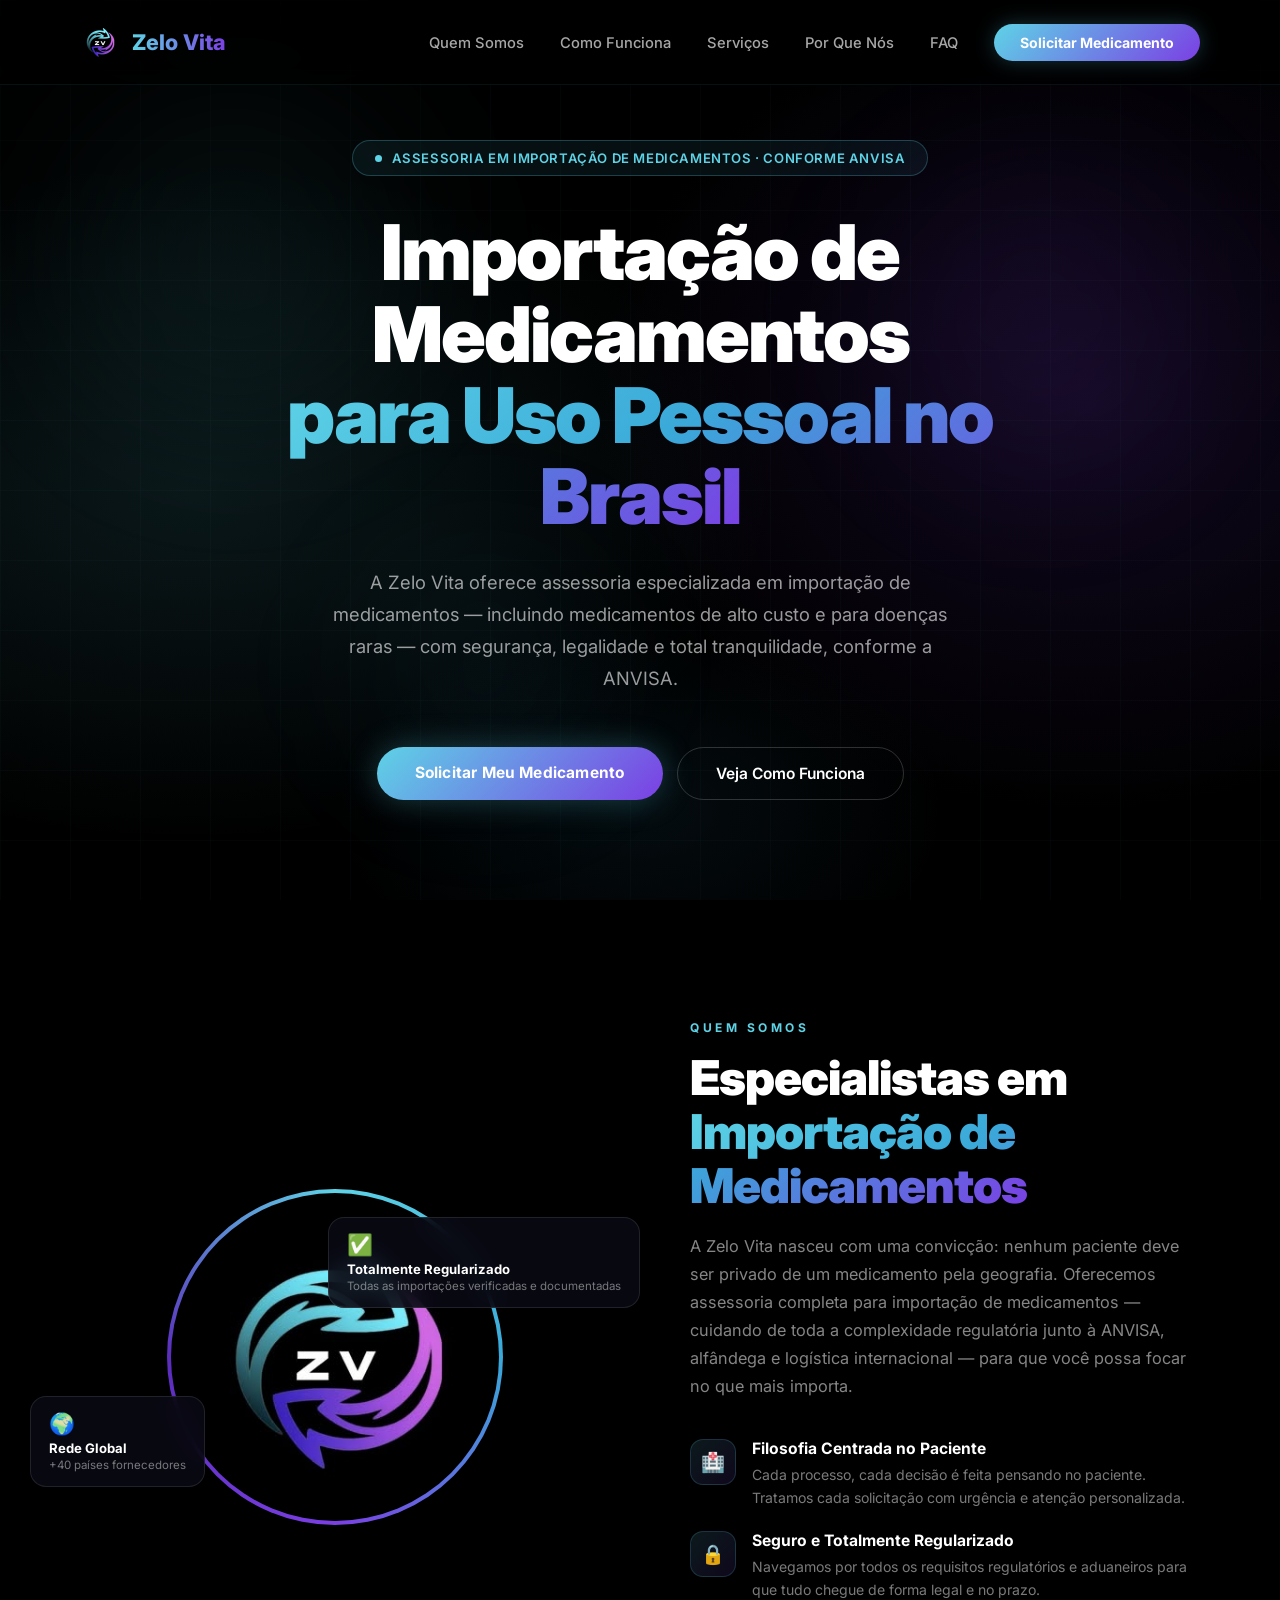
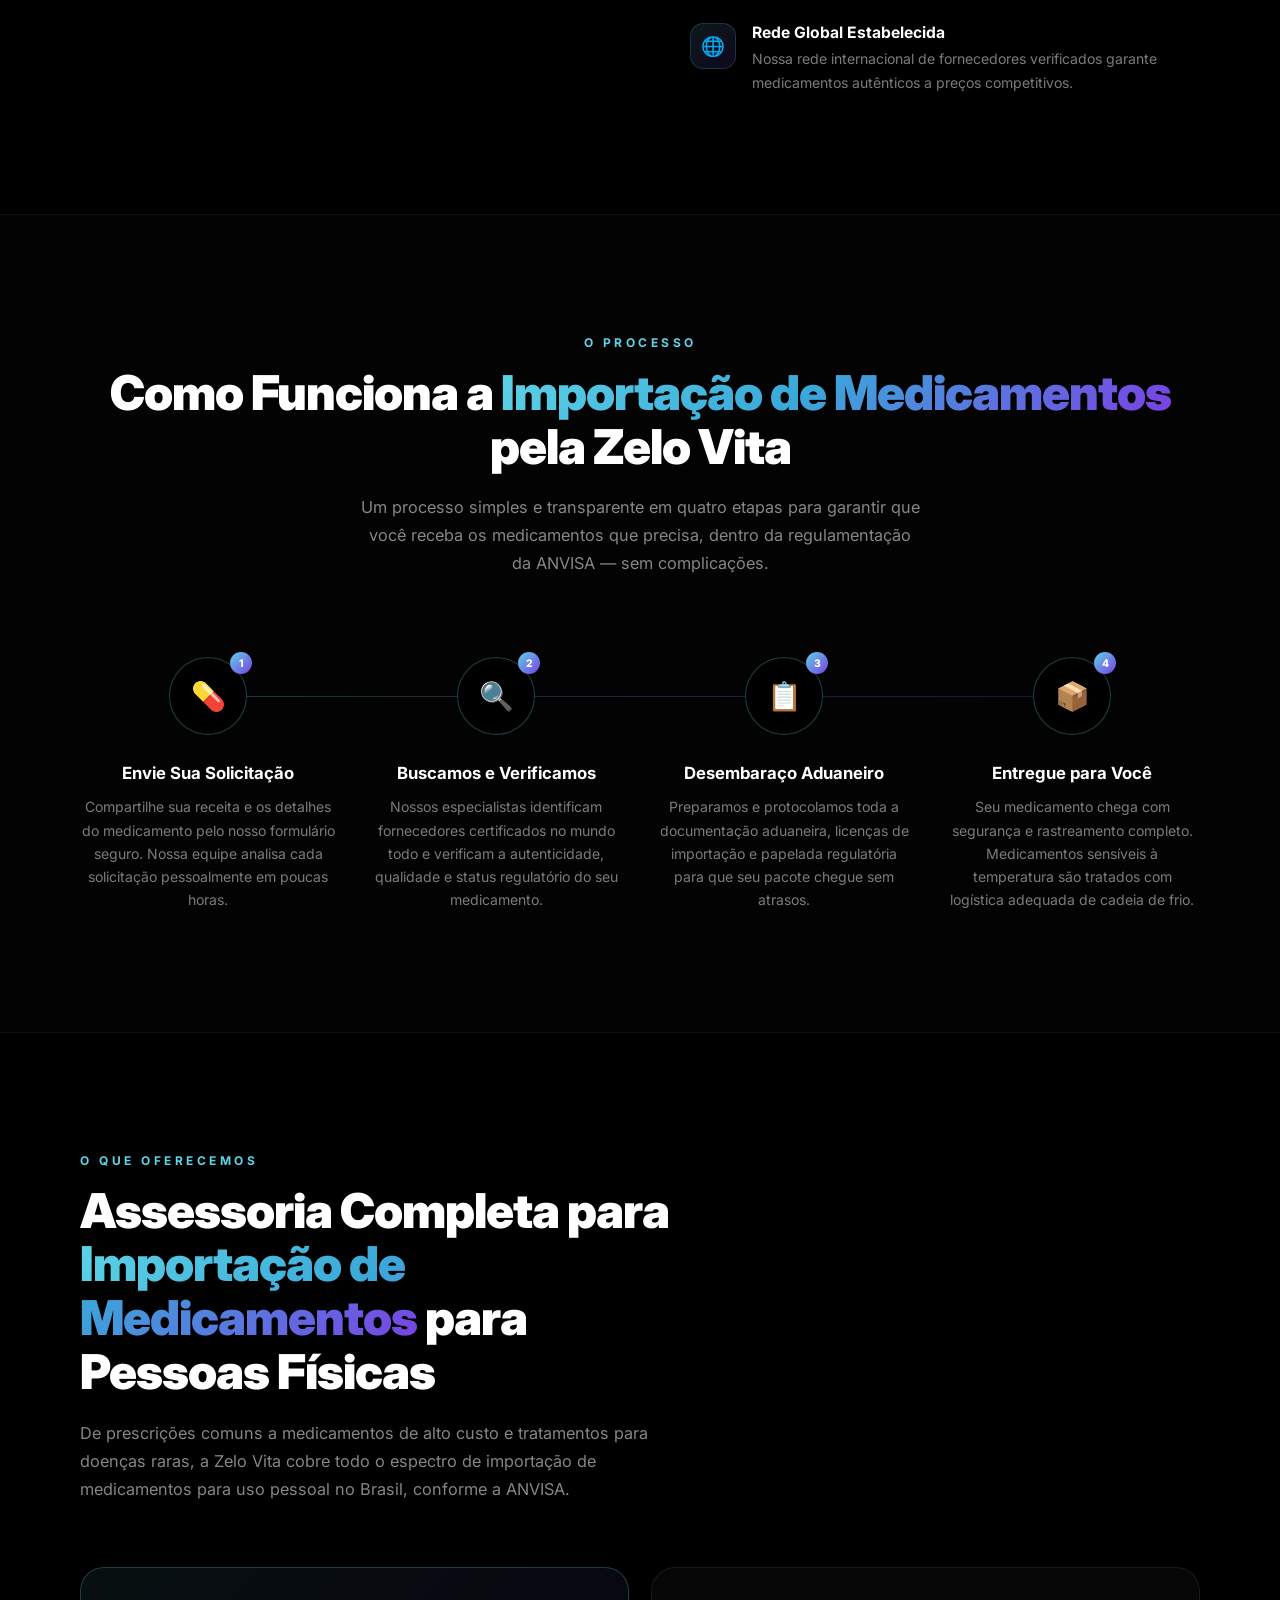
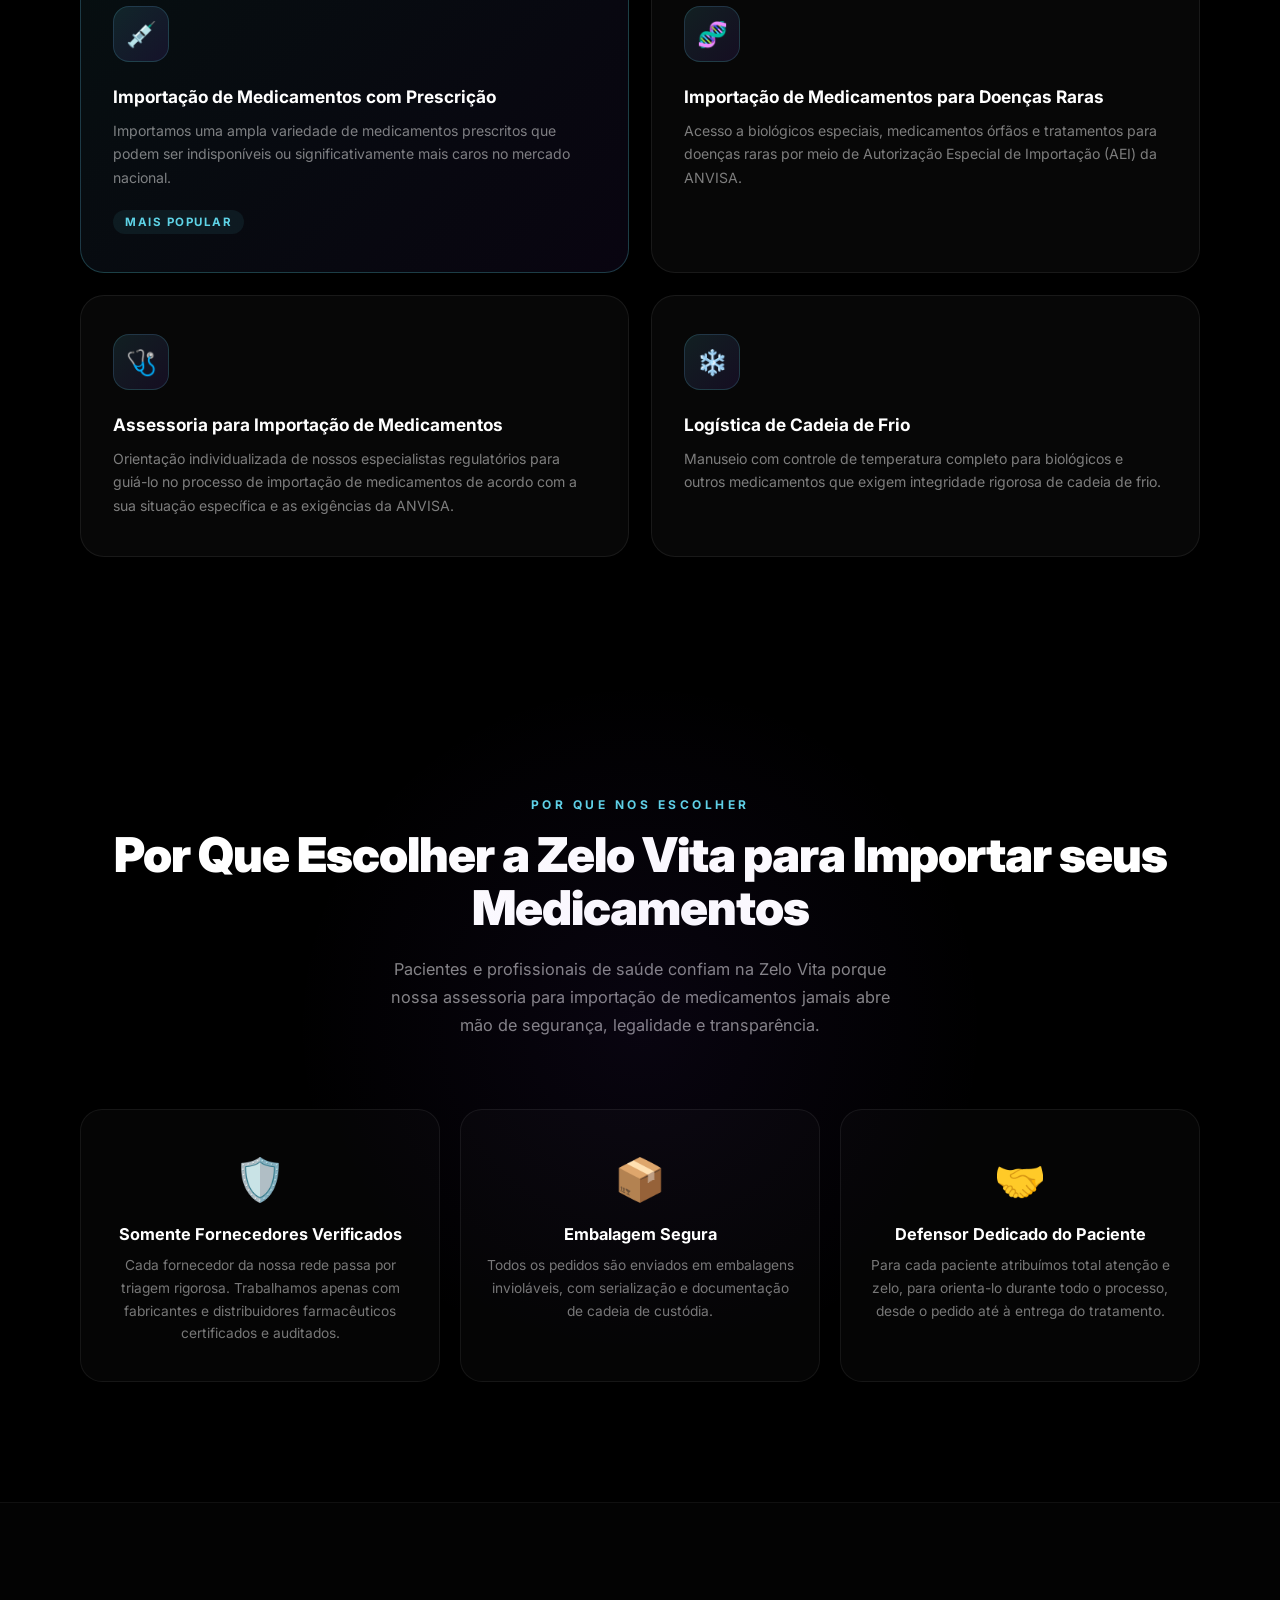
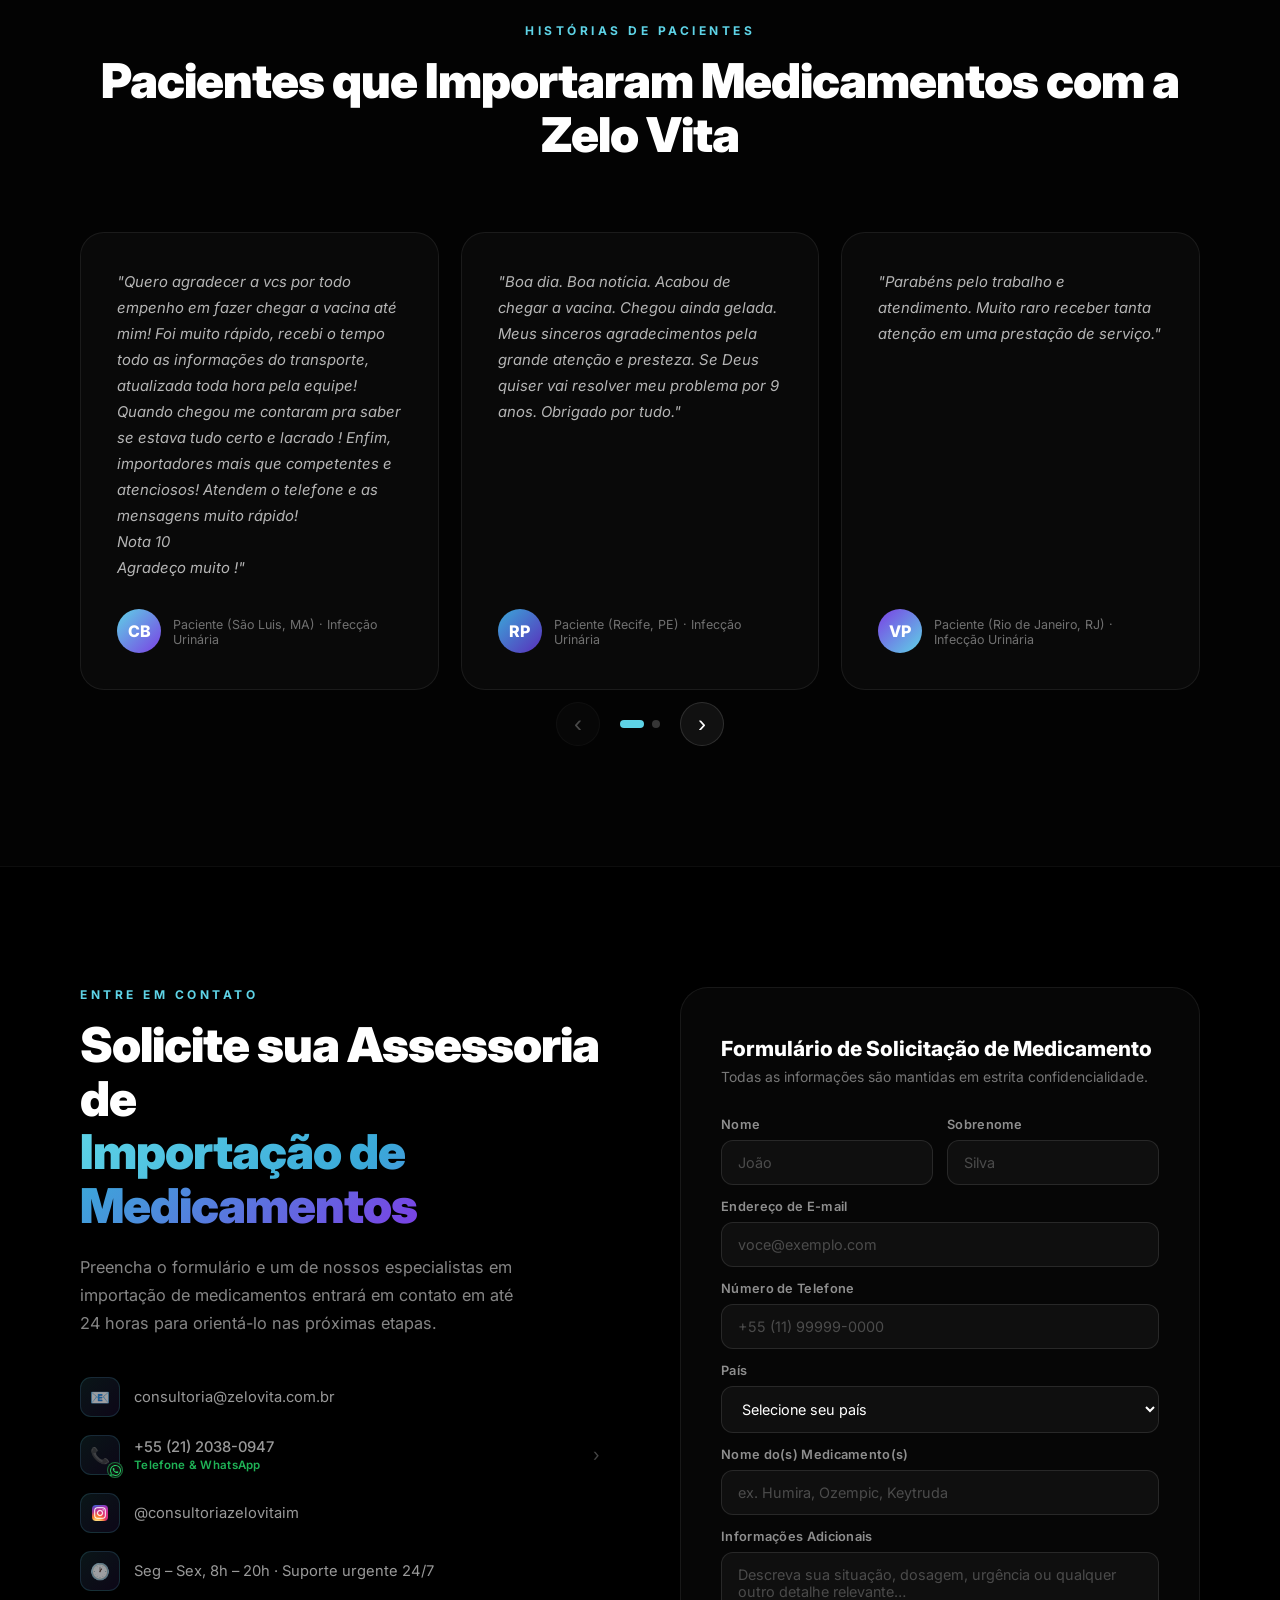
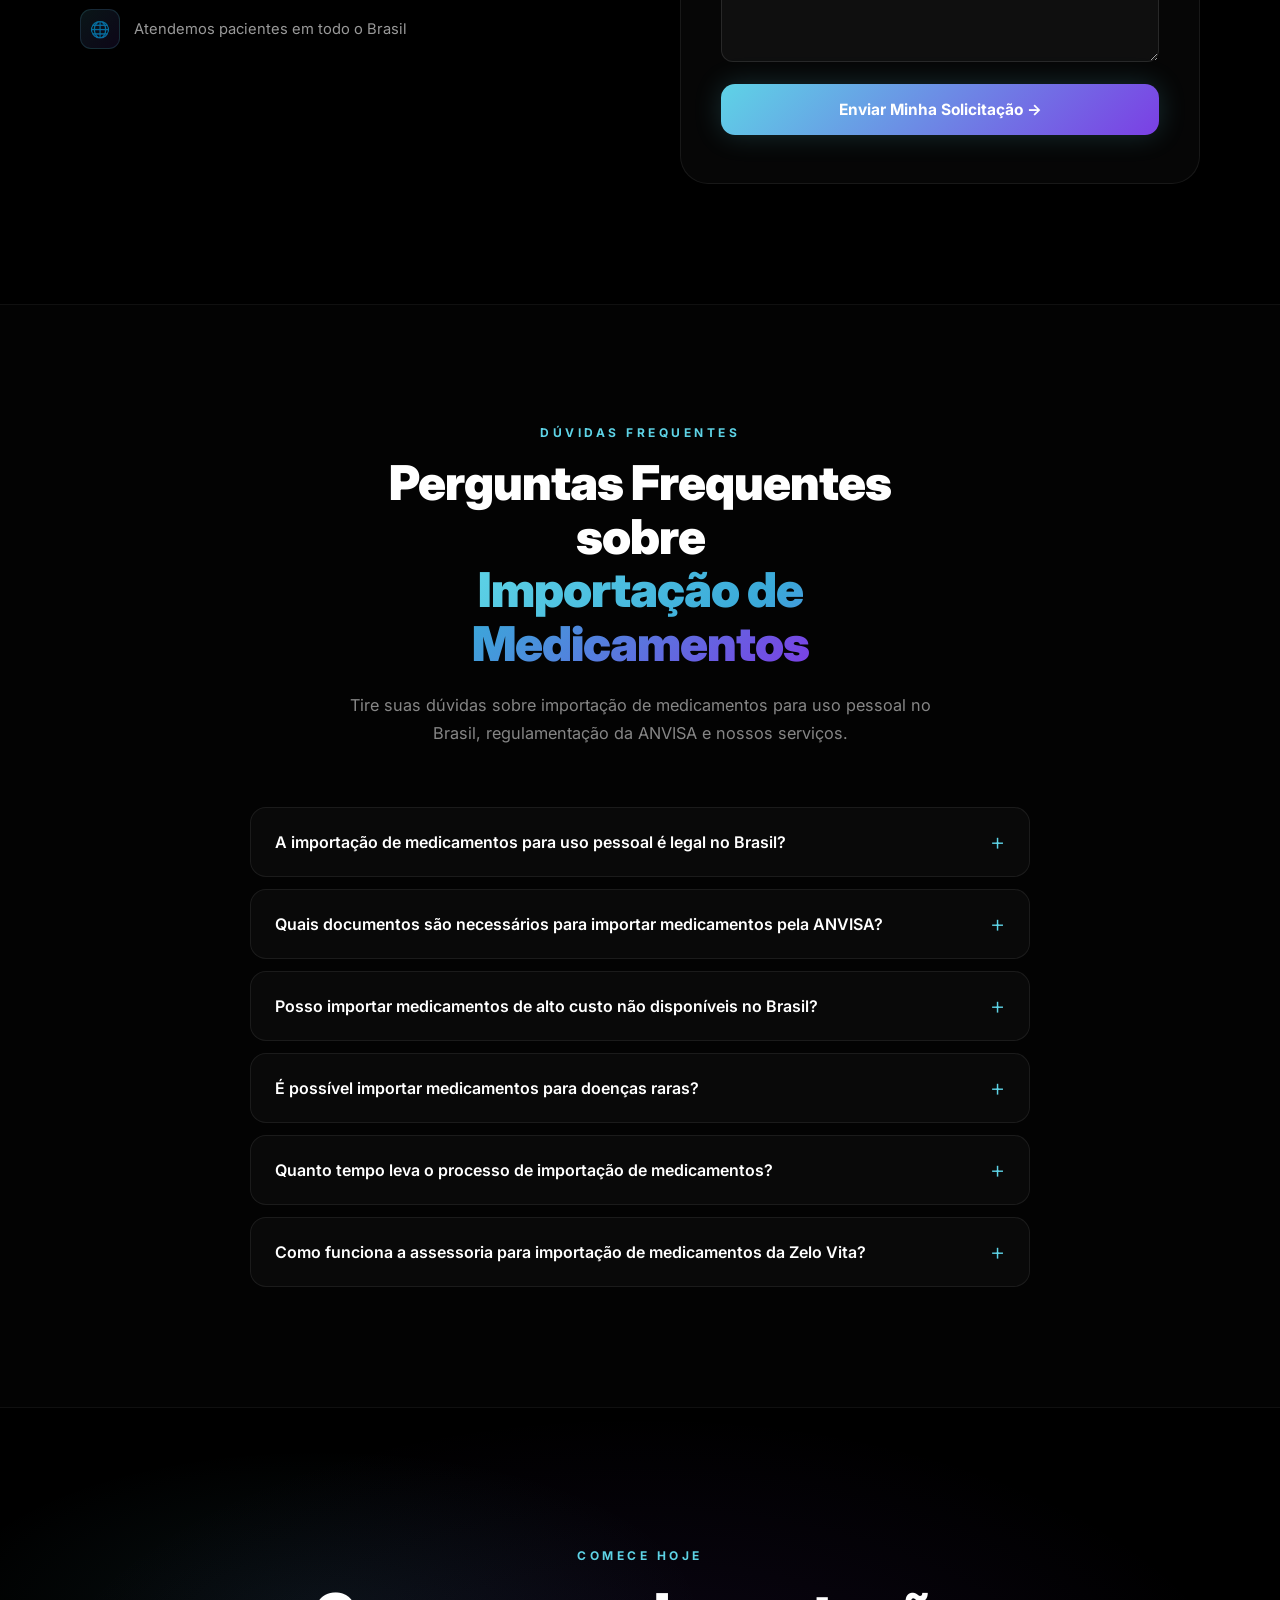
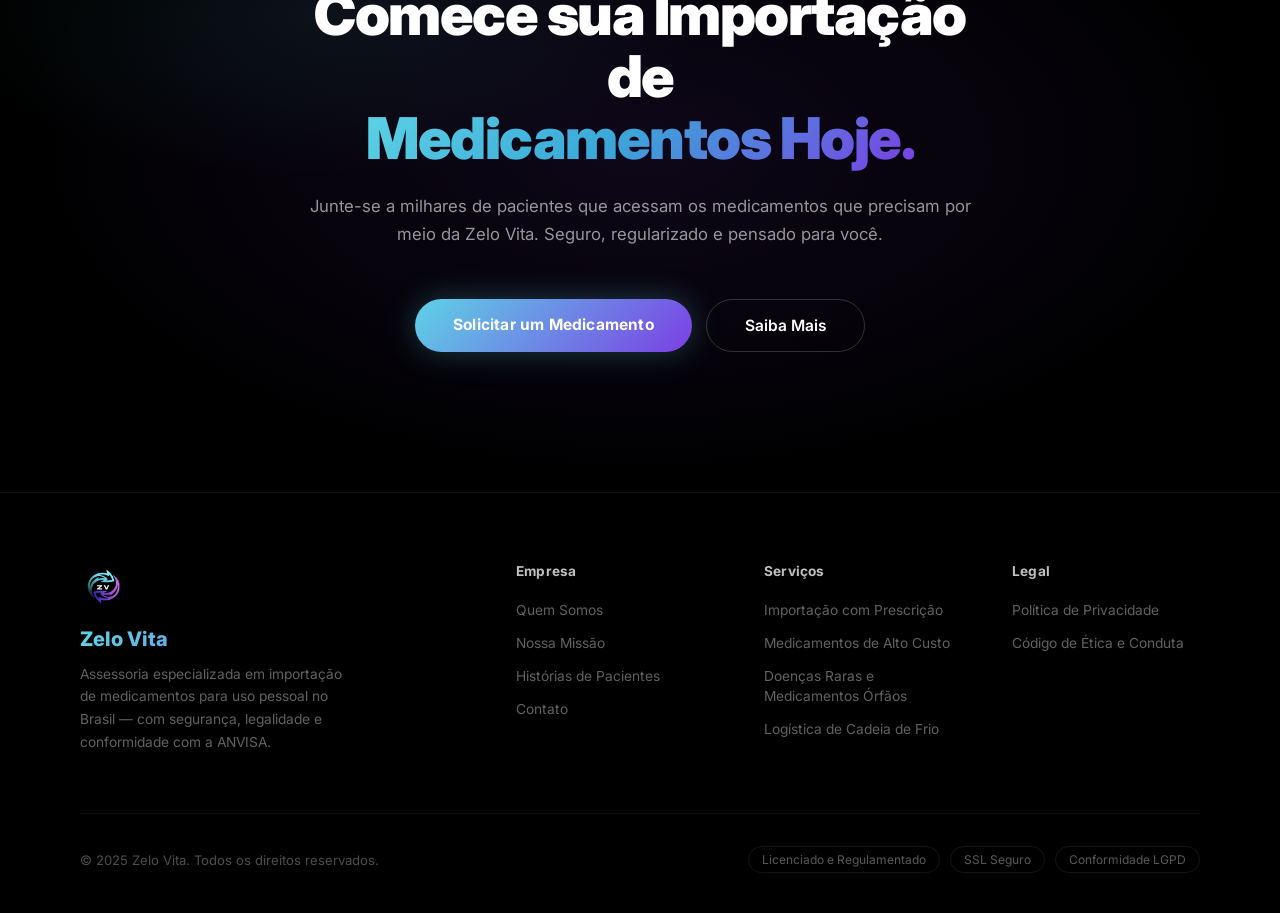
<file: index.html>
<!doctype html>
<html lang="pt-BR">
	<head>
		<meta charset="UTF-8" />
		<meta
			name="viewport"
			content="width=device-width, initial-scale=1.0" />

		<!-- ── Primary SEO ── -->
		<title>
			Importação de Medicamentos para Uso Pessoal | Assessoria Completa —
			Zelo Vita
		</title>
		<meta
			name="description"
			content="A Zelo Vita oferece assessoria especializada em importação de medicamentos para uso pessoal no Brasil — incluindo medicamentos de alto custo e doenças raras, conforme a ANVISA. Processo legal, seguro e transparente. Solicite uma avaliação." />
		<meta
			name="robots"
			content="index, follow, max-snippet:-1, max-image-preview:large, max-video-preview:-1" />
		<meta
			name="author"
			content="Zelo Vita" />
		<link
			rel="canonical"
			href="https://zelovita.com.br/" />

		<!-- ── Open Graph ── -->
		<meta
			property="og:type"
			content="website" />
		<meta
			property="og:title"
			content="Importação de Medicamentos para Uso Pessoal | Assessoria Completa — Zelo Vita" />
		<meta
			property="og:description"
			content="Assessoria especializada em importação de medicamentos para uso pessoal no Brasil — medicamentos de alto custo e doenças raras, conforme a ANVISA. Legal, seguro e transparente." />
		<meta
			property="og:url"
			content="https://zelovita.com.br/" />
		<meta
			property="og:image"
			content="https://zelovita.com.br/assets/zelo_vite_logo.jpg" />
		<meta
			property="og:image:width"
			content="800" />
		<meta
			property="og:image:height"
			content="800" />
		<meta
			property="og:site_name"
			content="Zelo Vita" />
		<meta
			property="og:locale"
			content="pt_BR" />

		<!-- ── Twitter Card ── -->
		<meta
			name="twitter:card"
			content="summary_large_image" />
		<meta
			name="twitter:title"
			content="Importação de Medicamentos para Uso Pessoal | Assessoria — Zelo Vita" />
		<meta
			name="twitter:description"
			content="Assessoria especializada em importação de medicamentos para uso pessoal no Brasil — medicamentos de alto custo e doenças raras, conforme a ANVISA." />
		<meta
			name="twitter:image"
			content="https://zelovita.com.br/assets/zelo_vite_logo.jpg" />

		<!-- ── Fonts ── -->
		<link
			rel="preconnect"
			href="https://fonts.googleapis.com" />
		<link
			rel="preconnect"
			href="https://fonts.gstatic.com"
			crossorigin />
		<link
			href="https://fonts.googleapis.com/css2?family=Inter:wght@300;400;500;600;700;800;900&display=swap"
			rel="stylesheet" />

		<link
			rel="stylesheet"
			href="styles.css" />
		<link
			rel="icon"
			href="assets/favicon.ico"
			type="image/x-icon" />

		<!-- ── Structured Data: Organization ── -->
		<script type="application/ld+json">
			{
				"@context": "https://schema.org",
				"@type": "Organization",
				"name": "Zelo Vita",
				"description": "Assessoria especializada em importação de medicamentos para uso pessoal no Brasil, incluindo medicamentos de alto custo e doenças raras, conforme regulamentação da ANVISA.",
				"url": "https://zelovita.com.br",
				"logo": "https://zelovita.com.br/assets/zelo_vite_logo.jpg",
				"email": "consultoriazelovitaim@gmail.com",
				"telephone": "+55-21-2038-0947",
				"contactPoint": {
					"@type": "ContactPoint",
					"telephone": "+55-21-2038-0947",
					"email": "consultoriazelovitaim@gmail.com",
					"contactType": "customer service",
					"availableLanguage": "Portuguese",
					"areaServed": "BR",
					"hoursAvailable": {
						"@type": "OpeningHoursSpecification",
						"dayOfWeek": [
							"Monday",
							"Tuesday",
							"Wednesday",
							"Thursday",
							"Friday"
						],
						"opens": "08:00",
						"closes": "20:00"
					}
				},
				"sameAs": ["https://www.instagram.com/consultoriazelovitaim/"],
				"areaServed": { "@type": "Country", "name": "Brasil" },
				"knowsAbout": [
					"Importação de Medicamentos",
					"Regulamentação ANVISA",
					"Medicamentos de Alto Custo",
					"Doenças Raras",
					"Medicamentos Órfãos",
					"Desembaraço Aduaneiro"
				]
			}
		</script>

		<!-- ── Structured Data: FAQ ── -->
		<script type="application/ld+json">
			{
				"@context": "https://schema.org",
				"@type": "FAQPage",
				"mainEntity": [
					{
						"@type": "Question",
						"name": "A importação de medicamentos para uso pessoal é legal no Brasil?",
						"acceptedAnswer": {
							"@type": "Answer",
							"text": "Sim. A importação de medicamentos para uso pessoal é permitida pela ANVISA, desde que acompanhada de prescrição médica válida e observando os limites de quantidade estabelecidos. A Zelo Vita cuida de toda a documentação exigida para garantir uma importação dentro da legalidade vigente."
						}
					},
					{
						"@type": "Question",
						"name": "Quais documentos são necessários para importar medicamentos pela ANVISA?",
						"acceptedAnswer": {
							"@type": "Answer",
							"text": "Para a importação de medicamentos para uso pessoal são geralmente necessários: prescrição médica atualizada com CRM do médico, documento de identidade do paciente, comprovante de residência e declaração de uso pessoal. Nossa equipe orienta cada paciente em todos os documentos específicos para o seu caso."
						}
					},
					{
						"@type": "Question",
						"name": "Posso importar medicamentos de alto custo não disponíveis no Brasil?",
						"acceptedAnswer": {
							"@type": "Answer",
							"text": "Sim. A Zelo Vita é especializada na importação de medicamentos de alto custo e tratamentos que não possuem registro na ANVISA ou que estão indisponíveis no mercado nacional. Atuamos com biológicos, medicamentos órfãos e terapias inovadoras para doenças raras e crônicas."
						}
					},
					{
						"@type": "Question",
						"name": "É possível importar medicamentos para doenças raras?",
						"acceptedAnswer": {
							"@type": "Answer",
							"text": "Sim. A ANVISA possui mecanismos específicos para facilitar o acesso a medicamentos para doenças raras, conhecidos como medicamentos órfãos. Esses casos podem ser enquadrados nas Autorizações Especiais de Importação (AEI). A Zelo Vita tem experiência comprovada nesse tipo de importação."
						}
					},
					{
						"@type": "Question",
						"name": "Quanto tempo leva o processo de importação de medicamentos?",
						"acceptedAnswer": {
							"@type": "Answer",
							"text": "O prazo varia conforme o medicamento, o país de origem e os trâmites aduaneiros. Em geral, o processo leva entre 15 e 45 dias corridos após a aprovação da documentação. Para medicamentos urgentes, oferecemos serviços com prioridade e logística expressa."
						}
					},
					{
						"@type": "Question",
						"name": "Como funciona a assessoria para importação de medicamentos da Zelo Vita?",
						"acceptedAnswer": {
							"@type": "Answer",
							"text": "Nossa assessoria inclui: análise da viabilidade regulatória conforme a ANVISA, identificação de fornecedores certificados internacionais, preparação de toda a documentação aduaneira, acompanhamento do processo de importação e entrega com rastreamento completo. Atendemos pacientes em todo o Brasil."
						}
					}
				]
			}
		</script>
	</head>
	<body>
		<!-- ══════════════════════════════════════════════
     NAVBAR
══════════════════════════════════════════════ -->
		<nav id="navbar">
			<a
				href="#home"
				class="nav-logo">
				<img
					src="assets/zelo_vite_logo.jpg"
					alt="Zelo Vita — Importação de Medicamentos"
					width="40"
					height="40"
					fetchpriority="high" />
				<span class="nav-logo-text">Zelo Vita</span>
			</a>
			<ul class="nav-links">
				<li><a href="#about">Quem Somos</a></li>
				<li><a href="#how-it-works">Como Funciona</a></li>
				<li><a href="#services">Serviços</a></li>
				<li><a href="#trust">Por Que Nós</a></li>
				<li><a href="#faq">FAQ</a></li>
				<li>
					<a
						href="#contact"
						class="nav-cta">
						Solicitar Medicamento
					</a>
				</li>
			</ul>
			<div
				class="hamburger"
				id="hamburger"
				aria-label="Abrir menu"
				role="button">
				<span></span>
				<span></span>
				<span></span>
			</div>
		</nav>

		<!-- Mobile Menu -->
		<div
			class="mobile-menu"
			id="mobileMenu">
			<span
				class="mobile-close"
				id="mobileClose">
				&#215;
			</span>
			<a
				href="#about"
				class="mobile-nav-link">
				Quem Somos
			</a>
			<a
				href="#how-it-works"
				class="mobile-nav-link">
				Como Funciona
			</a>
			<a
				href="#services"
				class="mobile-nav-link">
				Serviços
			</a>
			<a
				href="#trust"
				class="mobile-nav-link">
				Por Que Nós
			</a>
			<a
				href="#faq"
				class="mobile-nav-link">
				FAQ
			</a>
			<a
				href="#contact"
				class="mobile-nav-link"
				style="color: var(--cyan)">
				Solicitar Medicamento
			</a>
		</div>

		<main>
			<!-- ══════════════════════════════════════════════
     HERO
══════════════════════════════════════════════ -->
			<section
				class="hero"
				id="home">
				<div class="hero-bg"></div>
				<div class="hero-grid"></div>
				<div class="orb orb-1"></div>
				<div class="orb orb-2"></div>
				<div class="orb orb-3"></div>

				<div class="hero-content">
					<div class="hero-badge">
						<div class="badge-dot"></div>
						Assessoria em Importação de Medicamentos · Conforme
						ANVISA
					</div>

					<h1 class="hero-title">
						Importação de Medicamentos
						<br />
						<span class="gradient-text">
							para Uso Pessoal no Brasil
						</span>
					</h1>

					<p class="hero-sub">
						A Zelo Vita oferece assessoria especializada em
						importação de medicamentos — incluindo medicamentos de
						alto custo e para doenças raras — com segurança,
						legalidade e total tranquilidade, conforme a ANVISA.
					</p>

					<div class="hero-actions">
						<a
							href="#contact"
							class="btn-primary">
							Solicitar Meu Medicamento
						</a>
						<a
							href="#how-it-works"
							class="btn-outline">
							Veja Como Funciona
						</a>
					</div>

					<!-- <div class="hero-stats">
					<div class="stat-item">
						<div
							class="stat-val"
							translate="no">
							5.000+
						</div>
						<div class="stat-lbl">Pacientes Atendidos</div>
					</div>
					<div class="stat-item">
						<div
							class="stat-val"
							translate="no">
							40+
						</div>
						<div class="stat-lbl">Países Fornecedores</div>
					</div>
					<div class="stat-item">
						<div
							class="stat-val"
							translate="no">
							98%
						</div>
						<div class="stat-lbl">Taxa de Satisfação</div>
					</div>
					<div class="stat-item">
						<div
							class="stat-val"
							translate="no">
							24/7
						</div>
						<div class="stat-lbl">Suporte ao Paciente</div>
					</div>
				</div> -->
				</div>
			</section>

			<!-- ══════════════════════════════════════════════
     ABOUT
══════════════════════════════════════════════ -->
			<section
				class="section-wrap"
				id="about">
				<div class="inner">
					<div class="about-grid">
						<!-- Visual -->
						<div class="about-visual">
							<div class="logo-wrap">
								<div class="logo-ring"></div>
								<img
									src="assets/zelo_vite_logo.jpg"
									alt="Zelo Vita — Especialistas em Importação de Medicamentos"
									class="logo-img"
									width="300"
									height="300"
									loading="lazy" />
							</div>
							<div class="float-card fc-top">
								<div class="fc-icon">✅</div>
								<div class="fc-title">
									Totalmente Regularizado
								</div>
								<div class="fc-sub">
									Todas as importações verificadas e
									documentadas
								</div>
							</div>
							<div class="float-card fc-bot">
								<div class="fc-icon">🌍</div>
								<div class="fc-title">Rede Global</div>
								<div class="fc-sub">
									+40 países fornecedores
								</div>
							</div>
						</div>

						<!-- Text -->
						<div class="about-content">
							<div class="section-label">Quem Somos</div>
							<h2 class="section-title">
								Especialistas em
								<br />
								<span class="gradient-text">
									Importação de Medicamentos
								</span>
							</h2>
							<p class="section-sub">
								A Zelo Vita nasceu com uma convicção: nenhum
								paciente deve ser privado de um medicamento pela
								geografia. Oferecemos assessoria completa para
								importação de medicamentos — cuidando de toda a
								complexidade regulatória junto à ANVISA,
								alfândega e logística internacional — para que
								você possa focar no que mais importa.
							</p>
							<div class="about-features">
								<div class="feat-item reveal">
									<div class="feat-icon">🏥</div>
									<div class="feat-text">
										<h4>Filosofia Centrada no Paciente</h4>
										<p>
											Cada processo, cada decisão é feita
											pensando no paciente. Tratamos cada
											solicitação com urgência e atenção
											personalizada.
										</p>
									</div>
								</div>
								<div class="feat-item reveal reveal-delay-1">
									<div class="feat-icon">🔒</div>
									<div class="feat-text">
										<h4>
											Seguro e Totalmente Regularizado
										</h4>
										<p>
											Navegamos por todos os requisitos
											regulatórios e aduaneiros para que
											tudo chegue de forma legal e no
											prazo.
										</p>
									</div>
								</div>
								<div class="feat-item reveal reveal-delay-2">
									<div class="feat-icon">🌐</div>
									<div class="feat-text">
										<h4>Rede Global Estabelecida</h4>
										<p>
											Nossa rede internacional de
											fornecedores verificados garante
											medicamentos autênticos a preços
											competitivos.
										</p>
									</div>
								</div>
							</div>
						</div>
					</div>
				</div>
			</section>

			<!-- ══════════════════════════════════════════════
     HOW IT WORKS
══════════════════════════════════════════════ -->
			<section
				class="section-wrap how-section"
				id="how-it-works">
				<div class="inner">
					<div class="how-header">
						<div class="section-label">O Processo</div>
						<h2 class="section-title">
							Como Funciona a
							<span class="gradient-text">
								Importação de Medicamentos
							</span>
							pela Zelo Vita
						</h2>
						<p class="section-sub">
							Um processo simples e transparente em quatro etapas
							para garantir que você receba os medicamentos que
							precisa, dentro da regulamentação da ANVISA — sem
							complicações.
						</p>
					</div>

					<div class="steps-track">
						<div class="step-card reveal">
							<div class="step-circle">
								💊
								<span class="step-badge">1</span>
							</div>
							<h3>Envie Sua Solicitação</h3>
							<p>
								Compartilhe sua receita e os detalhes do
								medicamento pelo nosso formulário seguro. Nossa
								equipe analisa cada solicitação pessoalmente em
								poucas horas.
							</p>
						</div>
						<div class="step-card reveal reveal-delay-1">
							<div class="step-circle">
								🔍
								<span class="step-badge">2</span>
							</div>
							<h3>Buscamos e Verificamos</h3>
							<p>
								Nossos especialistas identificam fornecedores
								certificados no mundo todo e verificam a
								autenticidade, qualidade e status regulatório do
								seu medicamento.
							</p>
						</div>
						<div class="step-card reveal reveal-delay-2">
							<div class="step-circle">
								📋
								<span class="step-badge">3</span>
							</div>
							<h3>Desembaraço Aduaneiro</h3>
							<p>
								Preparamos e protocolamos toda a documentação
								aduaneira, licenças de importação e papelada
								regulatória para que seu pacote chegue sem
								atrasos.
							</p>
						</div>
						<div class="step-card reveal reveal-delay-3">
							<div class="step-circle">
								📦
								<span class="step-badge">4</span>
							</div>
							<h3>Entregue para Você</h3>
							<p>
								Seu medicamento chega com segurança e
								rastreamento completo. Medicamentos sensíveis à
								temperatura são tratados com logística adequada
								de cadeia de frio.
							</p>
						</div>
					</div>
				</div>
			</section>

			<!-- ══════════════════════════════════════════════
     SERVICES
══════════════════════════════════════════════ -->
			<section
				class="section-wrap"
				id="services">
				<div class="inner">
					<div style="max-width: 600px">
						<div class="section-label">O Que Oferecemos</div>
						<h2 class="section-title">
							Assessoria Completa para
							<br />
							<span class="gradient-text">
								Importação de Medicamentos
							</span>
							para Pessoas Físicas
						</h2>
						<p class="section-sub">
							De prescrições comuns a medicamentos de alto custo e
							tratamentos para doenças raras, a Zelo Vita cobre
							todo o espectro de importação de medicamentos para
							uso pessoal no Brasil, conforme a ANVISA.
						</p>
					</div>

					<div class="services-grid">
						<div class="svc-card highlight reveal">
							<div class="svc-icon">💉</div>
							<h3>Importação de Medicamentos com Prescrição</h3>
							<p>
								Importamos uma ampla variedade de medicamentos
								prescritos que podem ser indisponíveis ou
								significativamente mais caros no mercado
								nacional.
							</p>
							<span class="svc-tag">Mais Popular</span>
						</div>
						<div class="svc-card reveal reveal-delay-1">
							<div class="svc-icon">🧬</div>
							<h3>
								Importação de Medicamentos para Doenças Raras
							</h3>
							<p>
								Acesso a biológicos especiais, medicamentos
								órfãos e tratamentos para doenças raras por meio
								de Autorização Especial de Importação (AEI) da
								ANVISA.
							</p>
						</div>
						<div class="svc-card reveal">
							<div class="svc-icon">🩺</div>
							<h3>Assessoria para Importação de Medicamentos</h3>
							<p>
								Orientação individualizada de nossos
								especialistas regulatórios para guiá-lo no
								processo de importação de medicamentos de acordo
								com a sua situação específica e as exigências da
								ANVISA.
							</p>
						</div>
						<div class="svc-card reveal reveal-delay-1">
							<div class="svc-icon">❄️</div>
							<h3>Logística de Cadeia de Frio</h3>
							<p>
								Manuseio com controle de temperatura completo
								para biológicos e outros medicamentos que exigem
								integridade rigorosa de cadeia de frio.
							</p>
						</div>
					</div>
				</div>
			</section>

			<!-- ══════════════════════════════════════════════
     WHY US / TRUST
══════════════════════════════════════════════ -->
			<section
				class="section-wrap trust-section"
				id="trust">
				<div class="inner">
					<div class="trust-header">
						<div class="section-label">Por Que Nos Escolher</div>
						<h2 class="section-title">
							Por Que Escolher a Zelo Vita para Importar seus
							Medicamentos
						</h2>
						<p class="section-sub">
							Pacientes e profissionais de saúde confiam na Zelo
							Vita porque nossa assessoria para importação de
							medicamentos jamais abre mão de segurança,
							legalidade e transparência.
						</p>
					</div>

					<div class="trust-grid">
						<div class="trust-card reveal reveal-delay-1">
							<div class="trust-icon">🛡️</div>
							<h3>Somente Fornecedores Verificados</h3>
							<p>
								Cada fornecedor da nossa rede passa por triagem
								rigorosa. Trabalhamos apenas com fabricantes e
								distribuidores farmacêuticos certificados e
								auditados.
							</p>
						</div>
						<div class="trust-card reveal reveal-delay-2">
							<div class="trust-icon">📦</div>
							<h3>Embalagem Segura</h3>
							<p>
								Todos os pedidos são enviados em embalagens
								invioláveis, com serialização e documentação de
								cadeia de custódia.
							</p>
						</div>
						<div class="trust-card reveal reveal-delay-3">
							<div class="trust-icon">🤝</div>
							<h3>Defensor Dedicado do Paciente</h3>
							<p>
								Para cada paciente atribuímos total atenção e
								zelo, para orienta-lo durante todo o processo,
								desde o pedido até à entrega do tratamento.
							</p>
						</div>
					</div>
				</div>
			</section>

			<!-- ══════════════════════════════════════════════
     TESTIMONIALS
══════════════════════════════════════════════ -->
			<section
				class="section-wrap testimonials-section"
				id="testimonials">
				<div class="inner">
					<div class="testimonials-header">
						<div class="section-label">Histórias de Pacientes</div>
						<h2 class="section-title">
							Pacientes que Importaram Medicamentos com a Zelo
							Vita
						</h2>
					</div>

					<div class="testimonials-grid">
						<div class="testi-card reveal">
							<!-- <div class="testi-stars">
							<span>★</span>
							<span>★</span>
							<span>★</span>
							<span>★</span>
							<span>★</span>
						</div> -->
							<p class="testi-text">
								"Quero agradecer a vcs por todo empenho em fazer
								chegar a vacina até mim! Foi muito rápido,
								recebi o tempo todo as informações do
								transporte, atualizada toda hora pela equipe!
								Quando chegou me contaram pra saber se estava
								tudo certo e lacrado ! Enfim, importadores mais
								que competentes e atenciosos! Atendem o telefone
								e as mensagens muito rápido!
								<br />
								Nota 10
								<br />
								Agradeço muito !"
							</p>
							<div class="testi-author">
								<div
									class="author-av"
									translate="no">
									CB
								</div>
								<div>
									<div class="author-role">
										Paciente
										<span translate="no">
											(São Luis, MA)
										</span>
										· Infecção Urinária
									</div>
								</div>
							</div>
						</div>

						<div class="testi-card reveal reveal-delay-1">
							<!-- <div class="testi-stars">
							<span>★</span>
							<span>★</span>
							<span>★</span>
							<span>★</span>
							<span>★</span>
						</div> -->
							<p class="testi-text">
								"Boa dia. Boa notícia. Acabou de chegar a
								vacina. Chegou ainda gelada. Meus sinceros
								agradecimentos pela grande atenção e presteza.
								Se Deus quiser vai resolver meu problema por 9
								anos. Obrigado por tudo."
							</p>
							<div class="testi-author">
								<div
									class="author-av"
									translate="no"
									style="
										background: linear-gradient(
											135deg,
											var(--blue),
											var(--dark-purple)
										);
									">
									RP
								</div>
								<div>
									<div class="author-role">
										Paciente
										<span translate="no">(Recife, PE)</span>
										· Infecção Urinária
									</div>
								</div>
							</div>
						</div>

						<div class="testi-card reveal reveal-delay-2">
							<!-- <div class="testi-stars">
							<span>★</span>
							<span>★</span>
							<span>★</span>
							<span>★</span>
							<span>★</span>
						</div> -->
							<p class="testi-text">
								"Parabéns pelo trabalho e atendimento. Muito
								raro receber tanta atenção em uma prestação de
								serviço."
							</p>
							<div class="testi-author">
								<div
									class="author-av"
									translate="no"
									style="
										background: linear-gradient(
											135deg,
											var(--purple),
											var(--cyan)
										);
									">
									VP
								</div>
								<div>
									<div class="author-role">
										Paciente
										<span>(Rio de Janeiro, RJ)</span>
										· Infecção Urinária
									</div>
								</div>
							</div>
						</div>

						<div class="testi-card reveal reveal-delay-2">
							<!-- <div class="testi-stars">
							<span>★</span>
							<span>★</span>
							<span>★</span>
							<span>★</span>
							<span>★</span>
						</div> -->
							<p class="testi-text">
								"O meu pai já está tomando o medicamento há
								cerca de um mês e meio e tem percebido bons
								resultados, principalmente os quadros de
								infecção tem sido menos intensos do que antes,
								reduzindo a necessidade de antibióticos."
							</p>
							<div class="testi-author">
								<div
									class="author-av"
									translate="no"
									style="
										background: linear-gradient(
											135deg,
											var(--purple),
											var(--cyan)
										);
									">
									R
								</div>
								<div>
									<div class="author-role">
										Paciente
										<span>(Ribeirão Preto, SP)</span>
										· Infecção Urinária
									</div>
								</div>
							</div>
						</div>
					</div>
				</div>
			</section>

			<!-- ══════════════════════════════════════════════
     CONTACT / REQUEST FORM
══════════════════════════════════════════════ -->
			<section
				class="section-wrap contact-section"
				id="contact">
				<div class="inner">
					<div class="contact-grid">
						<div class="contact-info">
							<div class="section-label">Entre em Contato</div>
							<h2 class="section-title">
								Solicite sua Assessoria de
								<br />
								<span class="gradient-text">
									Importação de Medicamentos
								</span>
							</h2>
							<p class="section-sub">
								Preencha o formulário e um de nossos
								especialistas em importação de medicamentos
								entrará em contato em até 24 horas para
								orientá-lo nas próximas etapas.
							</p>

							<div class="contact-details">
								<a
									href="mailto:consultoria@zelovita.com.br"
									class="contact-detail contact-detail--link"
									translate="no">
									<div class="contact-detail-icon">📧</div>
									consultoria@zelovita.com.br
								</a>
								<!-- Phone / WhatsApp action button -->
								<div class="phone-action-wrap" id="phoneActionWrap">
									<button
							type="button"
							class="contact-detail contact-detail--link phone-action-trigger"
							translate="no"
							id="phoneActionTrigger"
							aria-haspopup="true"
							aria-expanded="false"
							aria-controls="phoneActionPopup"
							onclick="togglePhonePopup()">
							<div class="contact-detail-icon phone-action-icon">
								📞
								<span class="whatsapp-badge" aria-hidden="true">
									<svg width="11" height="11" viewBox="0 0 24 24" fill="#25d366"><path d="M17.472 14.382c-.297-.149-1.758-.867-2.03-.967-.273-.099-.471-.148-.67.15-.197.297-.767.966-.94 1.164-.173.199-.347.223-.644.075-.297-.15-1.255-.463-2.39-1.475-.883-.788-1.48-1.761-1.653-2.059-.173-.297-.018-.458.13-.606.134-.133.298-.347.446-.52.149-.174.198-.298.298-.497.099-.198.05-.371-.025-.52-.075-.149-.669-1.612-.916-2.207-.242-.579-.487-.5-.669-.51-.173-.008-.371-.01-.57-.01-.198 0-.52.074-.792.372-.272.297-1.04 1.016-1.04 2.479 0 1.462 1.065 2.875 1.213 3.074.149.198 2.096 3.2 5.077 4.487.709.306 1.262.489 1.694.625.712.227 1.36.195 1.871.118.571-.085 1.758-.719 2.006-1.413.248-.694.248-1.289.173-1.413-.074-.124-.272-.198-.57-.347m-5.421 7.403h-.004a9.87 9.87 0 01-5.031-1.378l-.361-.214-3.741.982.998-3.648-.235-.374a9.86 9.86 0 01-1.51-5.26c.001-5.45 4.436-9.884 9.888-9.884 2.64 0 5.122 1.03 6.988 2.898a9.825 9.825 0 012.893 6.994c-.003 5.45-4.437 9.884-9.885 9.884m8.413-18.297A11.815 11.815 0 0012.05 0C5.495 0 .16 5.335.157 11.892c0 2.096.547 4.142 1.588 5.945L.057 24l6.305-1.654a11.882 11.882 0 005.683 1.448h.005c6.554 0 11.89-5.335 11.893-11.893a11.821 11.821 0 00-3.48-8.413Z"/></svg>
								</span>
							</div>
							<div class="phone-action-label">
								<span class="phone-action-number">+55 (21) 2038-0947</span>
								<span class="phone-action-hint">Telefone &amp; WhatsApp</span>
							</div>
							<span class="phone-action-chevron" aria-hidden="true">›</span>
						</button>
									<div
										class="phone-popup"
										id="phoneActionPopup"
										role="menu"
										aria-label="Opções de contato por telefone"
										hidden>
										<a
											href="tel:+552120380947"
											class="phone-popup-option"
											role="menuitem"
											translate="no">
											<span class="phone-popup-option-icon">📞</span>
											<span>Ligar</span>
										</a>
										<a
											href="https://wa.me/552120380947"
											target="_blank"
											rel="noopener noreferrer"
											class="phone-popup-option phone-popup-option--whatsapp"
											role="menuitem"
											translate="no">
											<span class="phone-popup-option-icon">
												<svg width="16" height="16" viewBox="0 0 24 24" fill="currentColor" aria-hidden="true"><path d="M17.472 14.382c-.297-.149-1.758-.867-2.03-.967-.273-.099-.471-.148-.67.15-.197.297-.767.966-.94 1.164-.173.199-.347.223-.644.075-.297-.15-1.255-.463-2.39-1.475-.883-.788-1.48-1.761-1.653-2.059-.173-.297-.018-.458.13-.606.134-.133.298-.347.446-.52.149-.174.198-.298.298-.497.099-.198.05-.371-.025-.52-.075-.149-.669-1.612-.916-2.207-.242-.579-.487-.5-.669-.51-.173-.008-.371-.01-.57-.01-.198 0-.52.074-.792.372-.272.297-1.04 1.016-1.04 2.479 0 1.462 1.065 2.875 1.213 3.074.149.198 2.096 3.2 5.077 4.487.709.306 1.262.489 1.694.625.712.227 1.36.195 1.871.118.571-.085 1.758-.719 2.006-1.413.248-.694.248-1.289.173-1.413-.074-.124-.272-.198-.57-.347m-5.421 7.403h-.004a9.87 9.87 0 01-5.031-1.378l-.361-.214-3.741.982.998-3.648-.235-.374a9.86 9.86 0 01-1.51-5.26c.001-5.45 4.436-9.884 9.888-9.884 2.64 0 5.122 1.03 6.988 2.898a9.825 9.825 0 012.893 6.994c-.003 5.45-4.437 9.884-9.885 9.884m8.413-18.297A11.815 11.815 0 0012.05 0C5.495 0 .16 5.335.157 11.892c0 2.096.547 4.142 1.588 5.945L.057 24l6.305-1.654a11.882 11.882 0 005.683 1.448h.005c6.554 0 11.89-5.335 11.893-11.893a11.821 11.821 0 00-3.48-8.413Z"/></svg>
											</span>
											<span>Mensagem no WhatsApp</span>
										</a>
									</div>
								</div>
								<a
									href="https://www.instagram.com/consultoriazelovitaim/"
									target="_blank"
									rel="noopener noreferrer"
									class="contact-detail contact-detail--link"
									translate="no">
									<div class="contact-detail-icon">
										<img
											src="/assets/instagram_icon.ico"
											alt="Instagram"
											width="16"
											height="16"
											loading="lazy" />
									</div>
									@consultoriazelovitaim
								</a>
								<div class="contact-detail">
									<div class="contact-detail-icon">🕐</div>
									Seg – Sex, 8h – 20h · Suporte urgente 24/7
								</div>
								<div class="contact-detail">
									<div class="contact-detail-icon">🌐</div>
									Atendemos pacientes em todo o Brasil
								</div>
							</div>
						</div>

						<div class="contact-form reveal">
							<div class="form-title">
								Formulário de Solicitação de Medicamento
							</div>
							<div class="form-sub">
								Todas as informações são mantidas em estrita
								confidencialidade.
							</div>

							<form onsubmit="handleSubmit(event)">
								<div class="form-row">
									<div class="form-group">
										<label>Nome</label>
										<input
											type="text"
											name="firstName"
											placeholder="João"
											required />
									</div>
									<div class="form-group">
										<label>Sobrenome</label>
										<input
											type="text"
											name="lastName"
											placeholder="Silva"
											required />
									</div>
								</div>

								<div class="form-group">
									<label>Endereço de E-mail</label>
									<input
										type="email"
										name="email"
										placeholder="voce@exemplo.com"
										required />
								</div>

								<div class="form-group">
									<label>Número de Telefone</label>
									<input
										type="tel"
										name="phone"
										placeholder="+55 (11) 99999-0000" />
								</div>

								<div class="form-group">
									<label>País</label>
									<select
										name="country"
										required>
										<option
											value=""
											disabled
											selected>
											Selecione seu país
										</option>
										<option>Brasil</option>
										<option>Estados Unidos</option>
										<option>Argentina</option>
										<option>México</option>
										<option>Portugal</option>
										<option>Espanha</option>
										<option>Colômbia</option>
										<option>Chile</option>
										<option>Outro</option>
									</select>
								</div>

								<div class="form-group">
									<label>Nome do(s) Medicamento(s)</label>
									<input
										type="text"
										name="medication"
										placeholder="ex. Humira, Ozempic, Keytruda"
										required />
								</div>

								<div class="form-group">
									<label>Informações Adicionais</label>
									<textarea
										name="message"
										placeholder="Descreva sua situação, dosagem, urgência ou qualquer outro detalhe relevante…"></textarea>
								</div>

								<button
									type="submit"
									class="form-btn">
									Enviar Minha Solicitação →
								</button>
							</form>
						</div>
					</div>
				</div>
			</section>

			<!-- ══════════════════════════════════════════════
     FAQ
══════════════════════════════════════════════ -->
			<section
				class="section-wrap faq-section"
				id="faq">
				<div class="inner">
					<div class="faq-header">
						<div class="section-label">Dúvidas Frequentes</div>
						<h2 class="section-title">
							Perguntas Frequentes sobre
							<br />
							<span class="gradient-text">
								Importação de Medicamentos
							</span>
						</h2>
						<p class="section-sub">
							Tire suas dúvidas sobre importação de medicamentos
							para uso pessoal no Brasil, regulamentação da ANVISA
							e nossos serviços.
						</p>
					</div>

					<div class="faq-list">
						<div class="faq-item">
							<button
								class="faq-question"
								aria-expanded="false">
								A importação de medicamentos para uso pessoal é
								legal no Brasil?
								<span
									class="faq-icon"
									aria-hidden="true">
									+
								</span>
							</button>
							<div
								class="faq-answer"
								hidden>
								<p>
									Sim. A importação de medicamentos para uso
									pessoal é permitida pela ANVISA, desde que
									acompanhada de prescrição médica válida e
									dentro dos limites de quantidade
									estabelecidos. A Zelo Vita cuida de toda a
									documentação exigida para garantir uma
									importação dentro da legalidade vigente.
								</p>
							</div>
						</div>

						<div class="faq-item">
							<button
								class="faq-question"
								aria-expanded="false">
								Quais documentos são necessários para importar
								medicamentos pela ANVISA?
								<span
									class="faq-icon"
									aria-hidden="true">
									+
								</span>
							</button>
							<div
								class="faq-answer"
								hidden>
								<p>
									Para a importação de medicamentos para uso
									pessoal são geralmente necessários:
									prescrição médica atualizada com CRM do
									médico, documento de identidade do paciente,
									comprovante de residência e declaração de
									uso pessoal. Nossa equipe de
									<a href="#contact">
										assessoria para importação de
										medicamentos
									</a>
									orienta cada paciente em todos os documentos
									específicos do seu caso.
								</p>
							</div>
						</div>

						<div class="faq-item">
							<button
								class="faq-question"
								aria-expanded="false">
								Posso importar medicamentos de alto custo não
								disponíveis no Brasil?
								<span
									class="faq-icon"
									aria-hidden="true">
									+
								</span>
							</button>
							<div
								class="faq-answer"
								hidden>
								<p>
									Sim. A Zelo Vita é especializada na
									importação de medicamentos de alto custo e
									tratamentos que não possuem registro na
									ANVISA ou que estão indisponíveis no mercado
									nacional. Atuamos com biológicos,
									medicamentos órfãos e terapias inovadoras
									para
									<a href="#services">
										doenças raras e crônicas
									</a>
									. Entre em contato para avaliar a
									viabilidade do seu caso.
								</p>
							</div>
						</div>

						<div class="faq-item">
							<button
								class="faq-question"
								aria-expanded="false">
								É possível importar medicamentos para doenças
								raras?
								<span
									class="faq-icon"
									aria-hidden="true">
									+
								</span>
							</button>
							<div
								class="faq-answer"
								hidden>
								<p>
									Sim. A ANVISA possui mecanismos específicos
									para facilitar o acesso a medicamentos para
									doenças raras, conhecidos como medicamentos
									órfãos. Esses casos podem ser enquadrados
									nas Autorizações Especiais de Importação
									(AEI). A Zelo Vita tem experiência
									comprovada na assessoria para importação de
									medicamentos para doenças raras.
								</p>
							</div>
						</div>

						<div class="faq-item">
							<button
								class="faq-question"
								aria-expanded="false">
								Quanto tempo leva o processo de importação de
								medicamentos?
								<span
									class="faq-icon"
									aria-hidden="true">
									+
								</span>
							</button>
							<div
								class="faq-answer"
								hidden>
								<p>
									O prazo varia conforme o medicamento, o país
									de origem e os trâmites aduaneiros. Em
									geral, o processo leva entre 15 e 45 dias
									corridos após a aprovação da documentação.
									Para medicamentos urgentes, oferecemos
									serviços com prioridade e logística
									expressa.
								</p>
							</div>
						</div>

						<div class="faq-item">
							<button
								class="faq-question"
								aria-expanded="false">
								Como funciona a assessoria para importação de
								medicamentos da Zelo Vita?
								<span
									class="faq-icon"
									aria-hidden="true">
									+
								</span>
							</button>
							<div
								class="faq-answer"
								hidden>
								<p>
									Nossa assessoria inclui: análise da
									viabilidade regulatória conforme a ANVISA,
									identificação de fornecedores certificados
									internacionais, preparação de toda a
									documentação aduaneira, acompanhamento do
									processo de importação e entrega com
									rastreamento completo. Atendemos pacientes
									em todo o Brasil.
									<a href="#contact">
										Solicite uma avaliação gratuita
									</a>
									hoje mesmo.
								</p>
							</div>
						</div>
					</div>
				</div>
			</section>

			<!-- ══════════════════════════════════════════════
     CTA BANNER
══════════════════════════════════════════════ -->
			<section class="cta-banner">
				<div class="cta-inner">
					<div
						class="section-label"
						style="margin-bottom: 20px">
						Comece Hoje
					</div>
					<h2 class="cta-title">
						Comece sua Importação de
						<br />
						<span class="gradient-text">Medicamentos Hoje.</span>
					</h2>
					<p class="cta-sub">
						Junte-se a milhares de pacientes que acessam os
						medicamentos que precisam por meio da Zelo Vita. Seguro,
						regularizado e pensado para você.
					</p>
					<div class="hero-actions">
						<a
							href="#contact"
							class="btn-primary">
							Solicitar um Medicamento
						</a>
						<a
							href="#how-it-works"
							class="btn-outline">
							Saiba Mais
						</a>
					</div>
				</div>
			</section>
		</main>

		<!-- ══════════════════════════════════════════════
     FOOTER
══════════════════════════════════════════════ -->
		<footer>
			<div class="inner">
				<div class="footer-top">
					<div class="footer-brand">
						<img
							src="assets/zelo_vite_logo.jpg"
							alt="Zelo Vita — Importação de Medicamentos"
							width="46"
							height="46"
							loading="lazy" />
						<div class="footer-brand-name">Zelo Vita</div>
						<p>
							Assessoria especializada em importação de
							medicamentos para uso pessoal no Brasil — com
							segurança, legalidade e conformidade com a ANVISA.
						</p>
					</div>

					<div class="footer-col">
						<h4>Empresa</h4>
						<ul>
							<li><a href="#about">Quem Somos</a></li>
							<li><a href="#trust">Nossa Missão</a></li>
							<li>
								<a href="#testimonials">
									Histórias de Pacientes
								</a>
							</li>
							<li><a href="#contact">Contato</a></li>
						</ul>
					</div>

					<div class="footer-col">
						<h4>Serviços</h4>
						<ul>
							<li>
								<a href="#services">
									Importação com Prescrição
								</a>
							</li>
							<li>
								<a href="#services">
									Medicamentos de Alto Custo
								</a>
							</li>
							<li>
								<a href="#services">
									Doenças Raras e Medicamentos Órfãos
								</a>
							</li>
							<li>
								<a href="#services">
									Logística de Cadeia de Frio
								</a>
							</li>
						</ul>
					</div>

					<div class="footer-col">
						<h4>Legal</h4>
						<ul>
							<li>
								<a href="/privacy">Política de Privacidade</a>
							</li>
							<li>
								<a href="/ethics">Código de Ética e Conduta</a>
							</li>
						</ul>
					</div>
				</div>

				<div class="footer-bottom">
					<span class="footer-copy">
						© 2025 Zelo Vita. Todos os direitos reservados.
					</span>
					<div class="footer-pills">
						<span class="footer-pill">
							Licenciado e Regulamentado
						</span>
						<span class="footer-pill">SSL Seguro</span>
						<span class="footer-pill">Conformidade LGPD</span>
					</div>
				</div>
			</div>
		</footer>

		<script src="script.js"></script>
	</body>
</html>
</file>
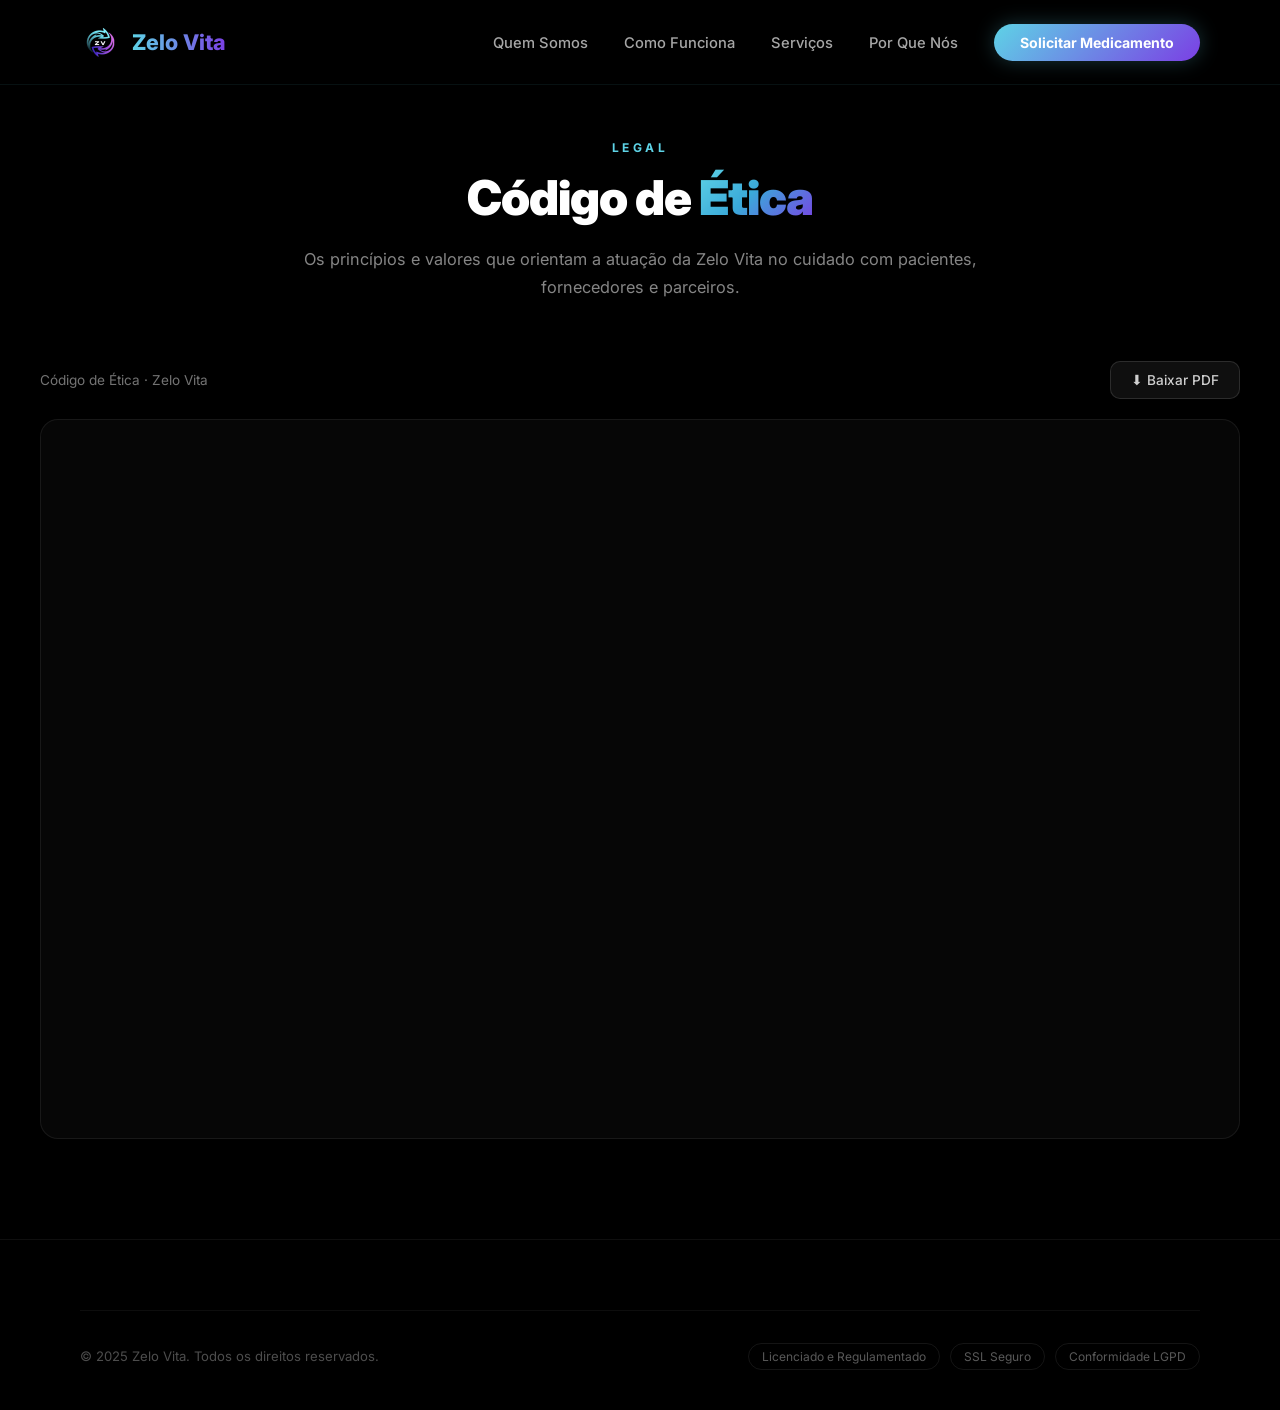
<file: ethics.html>
<!doctype html>
<html lang="pt-BR">
	<head>
		<meta charset="UTF-8" />
		<meta name="viewport" content="width=device-width, initial-scale=1.0" />

		<!-- ── Primary SEO ── -->
		<title>Código de Ética e Conduta — Zelo Vita | Assessoria em Importação de Medicamentos</title>
		<meta name="description" content="Conheça o Código de Ética e Conduta da Zelo Vita, empresa especializada em assessoria para importação de medicamentos no Brasil. Transparência, legalidade e cuidado com o paciente." />
		<meta name="robots" content="index, follow" />
		<link rel="canonical" href="https://zelovita.com.br/ethics" />

		<!-- ── Open Graph ── -->
		<meta property="og:type" content="website" />
		<meta property="og:title" content="Código de Ética e Conduta — Zelo Vita" />
		<meta property="og:description" content="Código de Ética e Conduta da Zelo Vita, especialistas em importação de medicamentos para uso pessoal no Brasil. Transparência e legalidade." />
		<meta property="og:url" content="https://zelovita.com.br/ethics" />
		<meta property="og:image" content="https://zelovita.com.br/assets/zelo_vite_logo.jpg" />
		<meta property="og:site_name" content="Zelo Vita" />
		<meta property="og:locale" content="pt_BR" />

		<!-- ── Structured Data: Breadcrumb ── -->
		<script type="application/ld+json">
		{
			"@context": "https://schema.org",
			"@type": "BreadcrumbList",
			"itemListElement": [
				{
					"@type": "ListItem",
					"position": 1,
					"name": "Início",
					"item": "https://zelovita.com.br/"
				},
				{
					"@type": "ListItem",
					"position": 2,
					"name": "Código de Ética e Conduta",
					"item": "https://zelovita.com.br/ethics"
				}
			]
		}
		</script>

		<!-- ── Fonts ── -->
		<link rel="preconnect" href="https://fonts.googleapis.com" />
		<link rel="preconnect" href="https://fonts.gstatic.com" crossorigin />
		<link
			href="https://fonts.googleapis.com/css2?family=Inter:wght@300;400;500;600;700;800;900&display=swap"
			rel="stylesheet" />
		<link rel="stylesheet" href="styles.css" />
		<link rel="icon" href="assets/favicon.ico" type="image/x-icon" />
	</head>
	<body>
		<!-- NAVBAR -->
		<nav id="navbar">
			<a
				href="/"
				class="nav-logo">
				<img
					src="assets/zelo_vite_logo.jpg"
					alt="Zelo Vita — Importação de Medicamentos"
					width="40"
					height="40"
					fetchpriority="high" />
				<span class="nav-logo-text">Zelo Vita</span>
			</a>
			<ul class="nav-links">
				<li><a href="/#about">Quem Somos</a></li>
				<li><a href="/#how-it-works">Como Funciona</a></li>
				<li><a href="/#services">Serviços</a></li>
				<li><a href="/#trust">Por Que Nós</a></li>
				<li>
					<a
						href="/#contact"
						class="nav-cta">
						Solicitar Medicamento
					</a>
				</li>
			</ul>
			<div
				class="hamburger"
				id="hamburger"
				aria-label="Abrir menu"
				role="button">
				<span></span>
				<span></span>
				<span></span>
			</div>
		</nav>

		<!-- Mobile Menu -->
		<div
			class="mobile-menu"
			id="mobileMenu">
			<span
				class="mobile-close"
				id="mobileClose">
				&#215;
			</span>
			<a
				href="/#about"
				class="mobile-nav-link">
				Quem Somos
			</a>
			<a
				href="/#how-it-works"
				class="mobile-nav-link">
				Como Funciona
			</a>
			<a
				href="/#services"
				class="mobile-nav-link">
				Serviços
			</a>
			<a
				href="/#trust"
				class="mobile-nav-link">
				Por Que Nós
			</a>
			<a
				href="/#contact"
				class="mobile-nav-link"
				style="color: var(--cyan)">
				Solicitar Medicamento
			</a>
		</div>

		<!-- HERO -->
		<section class="privacy-hero">
			<div
				class="inner"
				style="max-width: 700px">
				<div class="section-label">Legal</div>
				<h1 class="section-title">
					Código de
					<span class="gradient-text">Ética</span>
				</h1>
				<p class="section-sub">
					Os princípios e valores que orientam a atuação da Zelo Vita
					no cuidado com pacientes, fornecedores e parceiros.
				</p>
			</div>
		</section>

		<!-- PDF VIEWER -->
		<section class="privacy-viewer">
			<div class="inner">
				<div class="pdf-toolbar">
					<span class="pdf-toolbar-label">
						Código de Ética · Zelo Vita
					</span>
					<a
						href="assets/ethics.pdf"
						download
						class="pdf-download-btn">
						⬇ Baixar PDF
					</a>
				</div>

				<div
					class="pdf-frame-wrap"
					id="pdfFrameWrap">
					<iframe
						id="pdfFrame"
						src="assets/cod_etica.pdf"
						title="Código de Ética — Zelo Vita"></iframe>
					<div
						class="pdf-fallback"
						id="pdfFallback">
						<p>
							Seu navegador não conseguiu exibir o PDF
							diretamente.
						</p>
						<a
							href="assets/cod_etica.pdf"
							download
							class="pdf-download-btn">
							⬇ Baixar Código de Ética
						</a>
					</div>
				</div>
			</div>
		</section>

		<!-- FOOTER -->
		<footer>
			<div class="inner">
				<div class="footer-bottom">
					<span class="footer-copy">
						© 2025 Zelo Vita. Todos os direitos reservados.
					</span>
					<div class="footer-pills">
						<span class="footer-pill">
							Licenciado e Regulamentado
						</span>
						<span class="footer-pill">SSL Seguro</span>
						<span class="footer-pill">Conformidade LGPD</span>
					</div>
				</div>
			</div>
		</footer>

		<script src="script.js"></script>
		<script>
			// Show fallback if iframe fails to load the PDF
			const frame = document.getElementById('pdfFrame')
			frame.addEventListener('error', () => {
				document.getElementById('pdfFallback').style.display = 'block'
				frame.style.display = 'none'
			})
		</script>
	</body>
</html>
</file>
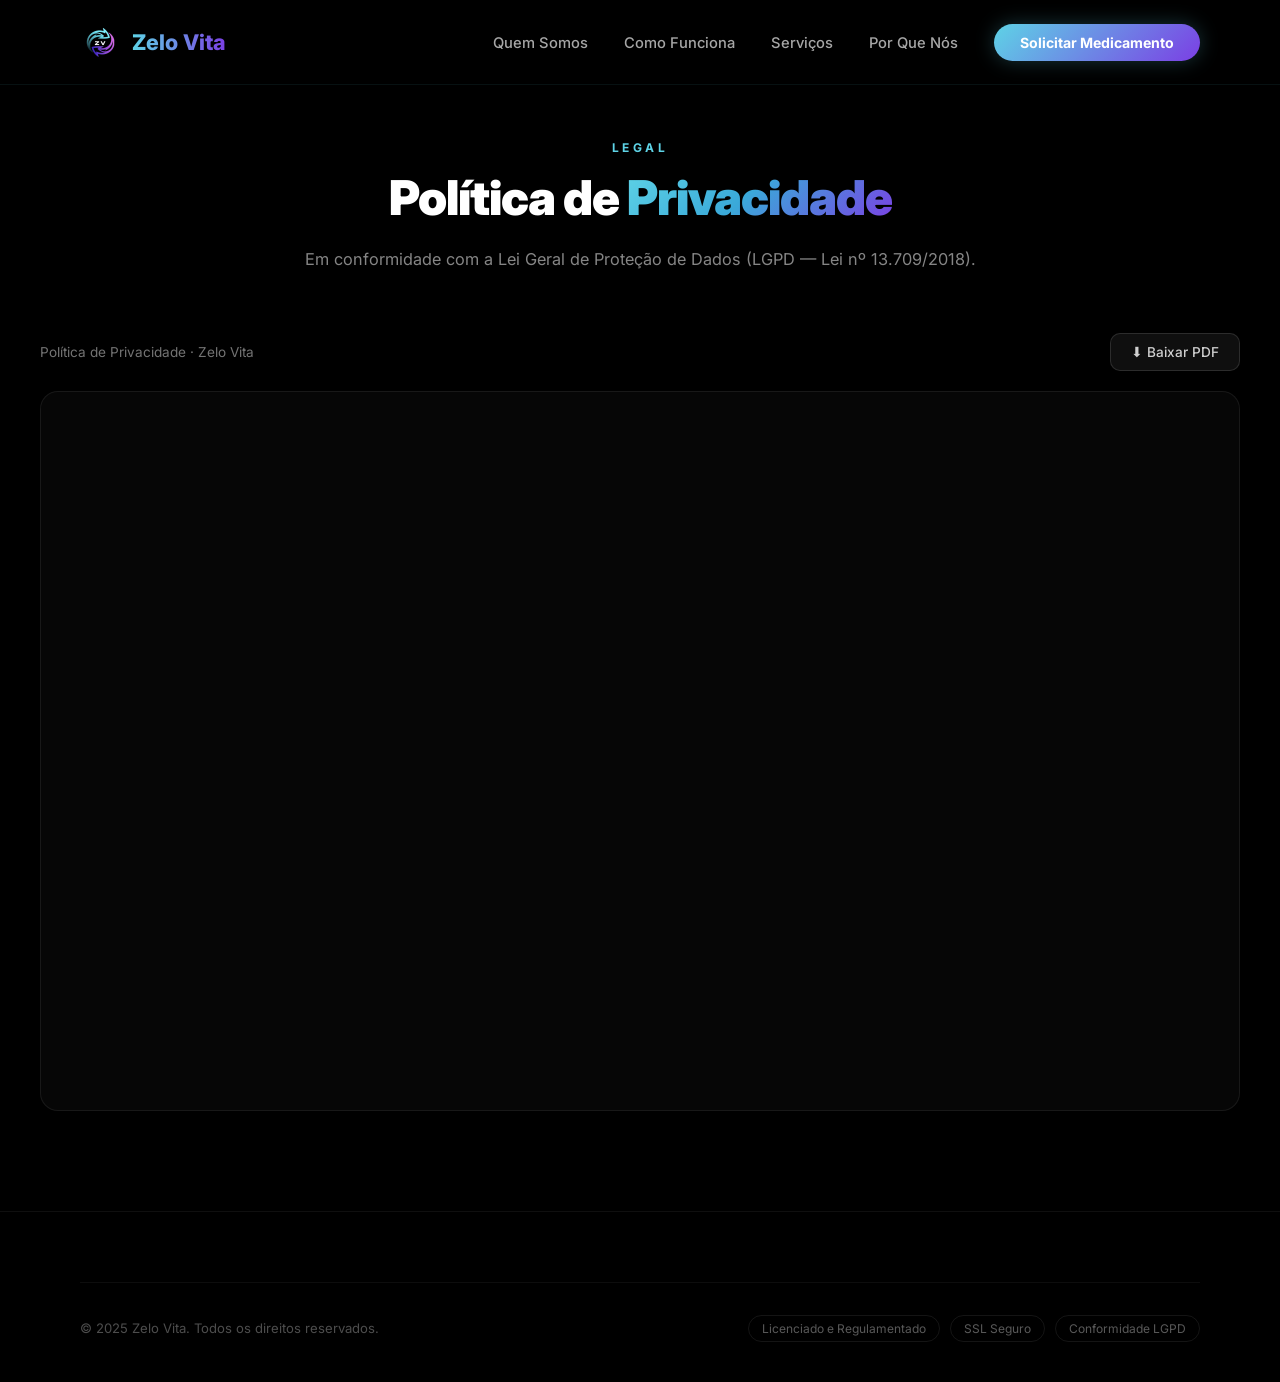
<file: privacy.html>
<!doctype html>
<html lang="pt-BR">
	<head>
		<meta charset="UTF-8" />
		<meta name="viewport" content="width=device-width, initial-scale=1.0" />

		<!-- ── Primary SEO ── -->
		<title>Política de Privacidade — Zelo Vita | Assessoria em Importação de Medicamentos</title>
		<meta name="description" content="Leia a Política de Privacidade da Zelo Vita, empresa especializada em assessoria para importação de medicamentos no Brasil. Conformidade total com a LGPD (Lei nº 13.709/2018)." />
		<meta name="robots" content="index, follow" />
		<link rel="canonical" href="https://zelovita.com.br/privacy" />

		<!-- ── Open Graph ── -->
		<meta property="og:type" content="website" />
		<meta property="og:title" content="Política de Privacidade — Zelo Vita" />
		<meta property="og:description" content="Política de Privacidade da Zelo Vita, especialistas em importação de medicamentos para uso pessoal no Brasil. Conformidade com a LGPD." />
		<meta property="og:url" content="https://zelovita.com.br/privacy" />
		<meta property="og:image" content="https://zelovita.com.br/assets/zelo_vite_logo.jpg" />
		<meta property="og:site_name" content="Zelo Vita" />
		<meta property="og:locale" content="pt_BR" />

		<!-- ── Structured Data: Breadcrumb ── -->
		<script type="application/ld+json">
		{
			"@context": "https://schema.org",
			"@type": "BreadcrumbList",
			"itemListElement": [
				{
					"@type": "ListItem",
					"position": 1,
					"name": "Início",
					"item": "https://zelovita.com.br/"
				},
				{
					"@type": "ListItem",
					"position": 2,
					"name": "Política de Privacidade",
					"item": "https://zelovita.com.br/privacy"
				}
			]
		}
		</script>

		<!-- ── Fonts ── -->
		<link rel="preconnect" href="https://fonts.googleapis.com" />
		<link rel="preconnect" href="https://fonts.gstatic.com" crossorigin />
		<link
			href="https://fonts.googleapis.com/css2?family=Inter:wght@300;400;500;600;700;800;900&display=swap"
			rel="stylesheet" />
		<link rel="stylesheet" href="styles.css" />
		<link rel="icon" href="assets/favicon.ico" type="image/x-icon" />
	</head>
	<body>
		<!-- NAVBAR -->
		<nav id="navbar">
			<a
				href="/"
				class="nav-logo">
				<img
					src="assets/zelo_vite_logo.jpg"
					alt="Zelo Vita — Importação de Medicamentos"
					width="40"
					height="40"
					fetchpriority="high" />
				<span class="nav-logo-text">Zelo Vita</span>
			</a>
			<ul class="nav-links">
				<li><a href="/#about">Quem Somos</a></li>
				<li><a href="/#how-it-works">Como Funciona</a></li>
				<li><a href="/#services">Serviços</a></li>
				<li><a href="/#trust">Por Que Nós</a></li>
				<li>
					<a
						href="/#contact"
						class="nav-cta">
						Solicitar Medicamento
					</a>
				</li>
			</ul>
			<div
				class="hamburger"
				id="hamburger"
				aria-label="Abrir menu"
				role="button">
				<span></span>
				<span></span>
				<span></span>
			</div>
		</nav>

		<!-- Mobile Menu -->
		<div
			class="mobile-menu"
			id="mobileMenu">
			<span
				class="mobile-close"
				id="mobileClose">
				&#215;
			</span>
			<a
				href="/#about"
				class="mobile-nav-link">
				Quem Somos
			</a>
			<a
				href="/#how-it-works"
				class="mobile-nav-link">
				Como Funciona
			</a>
			<a
				href="/#services"
				class="mobile-nav-link">
				Serviços
			</a>
			<a
				href="/#trust"
				class="mobile-nav-link">
				Por Que Nós
			</a>
			<a
				href="/#contact"
				class="mobile-nav-link"
				style="color: var(--cyan)">
				Solicitar Medicamento
			</a>
		</div>

		<!-- HERO -->
		<section class="privacy-hero">
			<div class="inner" style="max-width: 700px">
				<div class="section-label">Legal</div>
				<h1 class="section-title">
					Política de
					<span class="gradient-text">Privacidade</span>
				</h1>
				<p class="section-sub">
					Em conformidade com a Lei Geral de Proteção de Dados
					(LGPD — Lei nº 13.709/2018).
				</p>
			</div>
		</section>

		<!-- PDF VIEWER -->
		<section class="privacy-viewer">
			<div class="inner">
				<div class="pdf-toolbar">
					<span class="pdf-toolbar-label">
						Política de Privacidade · Zelo Vita
					</span>
					<a
						href="assets/lgpd.pdf"
						download
						class="pdf-download-btn">
						⬇ Baixar PDF
					</a>
				</div>

				<div
					class="pdf-frame-wrap"
					id="pdfFrameWrap">
					<iframe
						id="pdfFrame"
						src="assets/lgpd.pdf"
						title="Política de Privacidade LGPD — Zelo Vita">
					</iframe>
					<div
						class="pdf-fallback"
						id="pdfFallback">
						<p>
							Seu navegador não conseguiu exibir o PDF diretamente.
						</p>
						<a
							href="assets/lgpd.pdf"
							download
							class="pdf-download-btn">
							⬇ Baixar Política de Privacidade
						</a>
					</div>
				</div>
			</div>
		</section>

		<!-- FOOTER -->
		<footer>
			<div class="inner">
				<div class="footer-bottom">
					<span class="footer-copy">
						© 2025 Zelo Vita. Todos os direitos reservados.
					</span>
					<div class="footer-pills">
						<span class="footer-pill">
							Licenciado e Regulamentado
						</span>
						<span class="footer-pill">SSL Seguro</span>
						<span class="footer-pill">Conformidade LGPD</span>
					</div>
				</div>
			</div>
		</footer>

		<script src="script.js"></script>
		<script>
			// Show fallback if iframe fails to load the PDF
			const frame = document.getElementById('pdfFrame');
			frame.addEventListener('error', () => {
				document.getElementById('pdfFallback').style.display = 'block';
				frame.style.display = 'none';
			});
		</script>
	</body>
</html>
</file>
<file: styles.css>
:root {
	--cyan: #5ed3e6;
	--blue: #3aa9d9;
	--purple: #7b3fe4;
	--dark-purple: #5a2dbb;
	--bg: #000000;
	--white: #ffffff;
}

* {
	margin: 0;
	padding: 0;
	box-sizing: border-box;
}

html {
	scroll-behavior: smooth;
}

body {
	background-color: var(--bg);
	color: var(--white);
	font-family: 'Inter', sans-serif;
	overflow-x: hidden;
}

/* ── NAVBAR ── */
nav {
	position: fixed;
	top: 0;
	left: 0;
	right: 0;
	z-index: 1000;
	padding: 22px 80px;
	display: flex;
	align-items: center;
	justify-content: space-between;
	background: rgba(0, 0, 0, 0.6);
	backdrop-filter: blur(24px);
	-webkit-backdrop-filter: blur(24px);
	border-bottom: 1px solid rgba(94, 211, 230, 0.08);
	transition:
		padding 0.35s ease,
		background 0.35s ease;
}

nav.scrolled {
	padding: 14px 80px;
	background: rgba(0, 0, 0, 0.92);
}

.nav-logo {
	display: flex;
	align-items: center;
	gap: 12px;
	text-decoration: none;
}

.nav-logo img {
	width: 40px;
	height: 40px;
	border-radius: 50%;
	object-fit: cover;
}

.nav-logo-text {
	font-size: 1.35rem;
	font-weight: 800;
	background: linear-gradient(90deg, var(--cyan), var(--purple));
	-webkit-background-clip: text;
	-webkit-text-fill-color: transparent;
	background-clip: text;
}

.nav-links {
	display: flex;
	align-items: center;
	gap: 36px;
	list-style: none;
}

.nav-links a {
	color: rgba(255, 255, 255, 0.65);
	text-decoration: none;
	font-size: 0.92rem;
	font-weight: 500;
	transition: color 0.25s ease;
}

.nav-links a:hover {
	color: var(--cyan);
}

.nav-cta {
	background: linear-gradient(135deg, var(--cyan), var(--purple)) !important;
	color: white !important;
	padding: 10px 26px;
	border-radius: 50px;
	font-weight: 700 !important;
	font-size: 0.88rem !important;
	transition:
		opacity 0.25s ease,
		transform 0.25s ease !important;
	box-shadow: 0 0 20px rgba(94, 211, 230, 0.25);
}

.nav-cta:hover {
	opacity: 0.88;
	transform: translateY(-1px);
}

/* hamburger */
.hamburger {
	display: none;
	flex-direction: column;
	gap: 5px;
	cursor: pointer;
	padding: 4px;
}

.hamburger span {
	display: block;
	width: 24px;
	height: 2px;
	background: white;
	border-radius: 2px;
	transition: all 0.3s ease;
}

/* mobile menu */
.mobile-menu {
	display: none;
	position: fixed;
	top: 0;
	left: 0;
	right: 0;
	bottom: 0;
	background: rgba(0, 0, 0, 0.97);
	z-index: 999;
	flex-direction: column;
	align-items: center;
	justify-content: center;
	gap: 36px;
}

.mobile-menu.open {
	display: flex;
}

.mobile-menu a {
	color: white;
	text-decoration: none;
	font-size: 1.6rem;
	font-weight: 700;
}

.mobile-menu a:hover {
	color: var(--cyan);
}

.mobile-close {
	position: absolute;
	top: 24px;
	right: 24px;
	cursor: pointer;
	font-size: 2rem;
	color: rgba(255, 255, 255, 0.5);
}

/* ── HERO ── */
.hero {
	min-height: 100vh;
	display: flex;
	align-items: center;
	justify-content: center;
	position: relative;
	overflow: hidden;
	padding: 140px 80px 100px;
}

.hero-bg {
	position: absolute;
	inset: 0;
	background:
		radial-gradient(
			ellipse 65% 55% at 15% 55%,
			rgba(94, 211, 230, 0.11) 0%,
			transparent 70%
		),
		radial-gradient(
			ellipse 55% 65% at 85% 45%,
			rgba(123, 63, 228, 0.14) 0%,
			transparent 70%
		),
		radial-gradient(
			ellipse 40% 35% at 50% 90%,
			rgba(58, 169, 217, 0.07) 0%,
			transparent 60%
		);
}

.hero-grid {
	position: absolute;
	inset: 0;
	background-image:
		linear-gradient(rgba(94, 211, 230, 0.025) 1px, transparent 1px),
		linear-gradient(90deg, rgba(94, 211, 230, 0.025) 1px, transparent 1px);
	background-size: 70px 70px;
}

/* floating orbs */
.orb {
	position: absolute;
	border-radius: 50%;
	filter: blur(80px);
	animation: drift 12s ease-in-out infinite;
	pointer-events: none;
}

.orb-1 {
	width: 340px;
	height: 340px;
	background: rgba(94, 211, 230, 0.06);
	top: 10%;
	left: 5%;
	animation-delay: 0s;
}

.orb-2 {
	width: 280px;
	height: 280px;
	background: rgba(123, 63, 228, 0.08);
	top: 20%;
	right: 8%;
	animation-delay: -4s;
}

.orb-3 {
	width: 200px;
	height: 200px;
	background: rgba(58, 169, 217, 0.07);
	bottom: 15%;
	left: 30%;
	animation-delay: -8s;
}

@keyframes drift {
	0%,
	100% {
		transform: translate(0, 0) scale(1);
	}
	33% {
		transform: translate(30px, -20px) scale(1.05);
	}
	66% {
		transform: translate(-20px, 15px) scale(0.97);
	}
}

.hero-content {
	position: relative;
	z-index: 2;
	text-align: center;
	max-width: 880px;
}

.hero-badge {
	display: inline-flex;
	align-items: center;
	gap: 10px;
	background: rgba(94, 211, 230, 0.07);
	border: 1px solid rgba(94, 211, 230, 0.25);
	border-radius: 50px;
	padding: 9px 22px;
	font-size: 0.82rem;
	color: var(--cyan);
	font-weight: 600;
	margin-bottom: 36px;
	letter-spacing: 0.6px;
	text-transform: uppercase;
}

.badge-dot {
	width: 7px;
	height: 7px;
	background: var(--cyan);
	border-radius: 50%;
	animation: pulse 2s ease-in-out infinite;
}

@keyframes pulse {
	0%,
	100% {
		opacity: 1;
		transform: scale(1);
	}
	50% {
		opacity: 0.4;
		transform: scale(1.4);
	}
}

.hero-title {
	font-size: clamp(2.8rem, 6vw, 5.4rem);
	font-weight: 900;
	line-height: 1.06;
	letter-spacing: -2px;
	margin-bottom: 28px;
}

.gradient-text {
	background: linear-gradient(
		135deg,
		var(--cyan) 0%,
		var(--blue) 45%,
		var(--purple) 100%
	);
	-webkit-background-clip: text;
	-webkit-text-fill-color: transparent;
	background-clip: text;
}

.hero-sub {
	font-size: 1.15rem;
	color: rgba(255, 255, 255, 0.6);
	line-height: 1.75;
	max-width: 620px;
	margin: 0 auto 52px;
	font-weight: 400;
}

.hero-actions {
	display: flex;
	gap: 14px;
	justify-content: center;
	flex-wrap: wrap;
}

.btn-primary {
	background: linear-gradient(135deg, var(--cyan), var(--purple));
	color: white;
	padding: 16px 38px;
	border-radius: 50px;
	text-decoration: none;
	font-weight: 700;
	font-size: 0.97rem;
	transition: all 0.3s ease;
	box-shadow: 0 0 32px rgba(94, 211, 230, 0.28);
	letter-spacing: 0.2px;
}

.btn-primary:hover {
	transform: translateY(-2px);
	box-shadow: 0 0 56px rgba(94, 211, 230, 0.45);
}

.btn-outline {
	background: transparent;
	color: white;
	padding: 16px 38px;
	border-radius: 50px;
	text-decoration: none;
	font-weight: 600;
	font-size: 0.97rem;
	border: 1px solid rgba(255, 255, 255, 0.18);
	transition: all 0.3s ease;
}

.btn-outline:hover {
	border-color: var(--cyan);
	color: var(--cyan);
	background: rgba(94, 211, 230, 0.04);
}

.hero-stats {
	display: flex;
	gap: 0;
	justify-content: center;
	margin-top: 90px;
	padding-top: 60px;
	border-top: 1px solid rgba(255, 255, 255, 0.06);
	flex-wrap: wrap;
}

.stat-item {
	flex: 1;
	min-width: 120px;
	text-align: center;
	padding: 0 30px;
	border-right: 1px solid rgba(255, 255, 255, 0.06);
}

.stat-item:last-child {
	border-right: none;
}

.stat-val {
	font-size: 2.4rem;
	font-weight: 900;
	background: linear-gradient(135deg, var(--cyan), var(--purple));
	-webkit-background-clip: text;
	-webkit-text-fill-color: transparent;
	background-clip: text;
	letter-spacing: -1px;
}

.stat-lbl {
	font-size: 0.82rem;
	color: rgba(255, 255, 255, 0.42);
	margin-top: 6px;
	font-weight: 500;
}

/* ── SHARED SECTION STYLES ── */
.section-wrap {
	padding: 120px 80px;
}

.section-label {
	font-size: 0.75rem;
	font-weight: 700;
	letter-spacing: 3.5px;
	text-transform: uppercase;
	color: var(--cyan);
	margin-bottom: 16px;
}

.section-title {
	font-size: clamp(2rem, 4vw, 3rem);
	font-weight: 900;
	line-height: 1.12;
	letter-spacing: -1px;
	margin-bottom: 20px;
}

.section-sub {
	font-size: 1.02rem;
	color: rgba(255, 255, 255, 0.52);
	line-height: 1.72;
}

.inner {
	max-width: 1200px;
	margin: 0 auto;
}

/* ── ABOUT ── */
.about-grid {
	display: grid;
	grid-template-columns: 1fr 1fr;
	gap: 100px;
	align-items: center;
}

.about-visual {
	position: relative;
	display: flex;
	align-items: center;
	justify-content: center;
}

.logo-wrap {
	position: relative;
	width: 300px;
	height: 300px;
}

.logo-ring {
	position: absolute;
	inset: -18px;
	border-radius: 50%;
	background: conic-gradient(
		from 0deg,
		var(--cyan),
		var(--blue),
		var(--purple),
		var(--dark-purple),
		var(--cyan)
	);
	animation: rotateSpin 10s linear infinite;
}

.logo-ring::after {
	content: '';
	position: absolute;
	inset: 4px;
	background: black;
	border-radius: 50%;
}

@keyframes rotateSpin {
	to {
		transform: rotate(360deg);
	}
}

.logo-img {
	position: relative;
	z-index: 1;
	width: 300px;
	height: 300px;
	border-radius: 50%;
	object-fit: cover;
}

.float-card {
	position: absolute;
	background: rgba(10, 10, 20, 0.85);
	border: 1px solid rgba(255, 255, 255, 0.1);
	border-radius: 16px;
	padding: 14px 18px;
	backdrop-filter: blur(12px);
	-webkit-backdrop-filter: blur(12px);
	z-index: 2;
}

.float-card.fc-top {
	top: 10px;
	right: -50px;
	animation: floatY 4s ease-in-out infinite;
}

.float-card.fc-bot {
	bottom: 20px;
	left: -50px;
	animation: floatY 4s ease-in-out infinite reverse;
	animation-delay: -2s;
}

@keyframes floatY {
	0%,
	100% {
		transform: translateY(0);
	}
	50% {
		transform: translateY(-10px);
	}
}

.fc-icon {
	font-size: 1.3rem;
	margin-bottom: 4px;
}
.fc-title {
	font-size: 0.82rem;
	font-weight: 700;
}
.fc-sub {
	font-size: 0.72rem;
	color: rgba(255, 255, 255, 0.45);
	margin-top: 2px;
}

.about-features {
	display: flex;
	flex-direction: column;
	gap: 22px;
	margin-top: 38px;
}

.feat-item {
	display: flex;
	gap: 16px;
	align-items: flex-start;
}

.feat-icon {
	width: 46px;
	height: 46px;
	flex-shrink: 0;
	border-radius: 13px;
	background: linear-gradient(
		135deg,
		rgba(94, 211, 230, 0.12),
		rgba(123, 63, 228, 0.12)
	);
	border: 1px solid rgba(94, 211, 230, 0.18);
	display: flex;
	align-items: center;
	justify-content: center;
	font-size: 1.2rem;
}

.feat-text h4 {
	font-size: 0.98rem;
	font-weight: 700;
	margin-bottom: 5px;
}

.feat-text p {
	font-size: 0.88rem;
	color: rgba(255, 255, 255, 0.48);
	line-height: 1.65;
}

/* ── HOW IT WORKS ── */
.how-section {
	background: rgba(255, 255, 255, 0.013);
	border-top: 1px solid rgba(255, 255, 255, 0.05);
	border-bottom: 1px solid rgba(255, 255, 255, 0.05);
}

.how-header {
	text-align: center;
	margin-bottom: 80px;
}

.how-header .section-sub {
	max-width: 560px;
	margin: 0 auto;
}

.steps-track {
	display: grid;
	grid-template-columns: repeat(4, 1fr);
	gap: 32px;
	position: relative;
}

.steps-track::before {
	content: '';
	position: absolute;
	top: 39px;
	left: calc(12.5% + 16px);
	right: calc(12.5% + 16px);
	height: 1px;
	background: linear-gradient(90deg, var(--cyan), var(--purple));
	opacity: 0.25;
	z-index: 0;
}

.step-card {
	text-align: center;
	position: relative;
	z-index: 1;
}

.step-circle {
	width: 78px;
	height: 78px;
	border-radius: 50%;
	background: rgba(0, 0, 0, 1);
	border: 1px solid rgba(94, 211, 230, 0.3);
	display: flex;
	align-items: center;
	justify-content: center;
	margin: 0 auto 28px;
	font-size: 1.75rem;
	position: relative;
}

.step-badge {
	position: absolute;
	top: -6px;
	right: -6px;
	width: 22px;
	height: 22px;
	background: linear-gradient(135deg, var(--cyan), var(--purple));
	border-radius: 50%;
	font-size: 0.65rem;
	font-weight: 800;
	display: flex;
	align-items: center;
	justify-content: center;
	color: white;
}

.step-card h3 {
	font-size: 1.05rem;
	font-weight: 700;
	margin-bottom: 12px;
}

.step-card p {
	font-size: 0.88rem;
	color: rgba(255, 255, 255, 0.48);
	line-height: 1.65;
}

/* ── SERVICES ── */
.services-grid {
	display: grid;
	grid-template-columns: repeat(2, 1fr);
	gap: 22px;
	margin-top: 64px;
}

.svc-card {
	background: rgba(255, 255, 255, 0.028);
	border: 1px solid rgba(255, 255, 255, 0.07);
	border-radius: 24px;
	padding: 38px 32px;
	transition: all 0.35s ease;
	position: relative;
	overflow: hidden;
}

.svc-card::after {
	content: '';
	position: absolute;
	top: 0;
	left: 0;
	right: 0;
	height: 2px;
	background: linear-gradient(90deg, transparent, var(--cyan), transparent);
	opacity: 0;
	transition: opacity 0.35s ease;
}

.svc-card:hover {
	border-color: rgba(94, 211, 230, 0.2);
	background: rgba(94, 211, 230, 0.035);
	transform: translateY(-5px);
}

.svc-card:hover::after {
	opacity: 1;
}

.svc-card.highlight {
	background: linear-gradient(
		135deg,
		rgba(94, 211, 230, 0.07),
		rgba(123, 63, 228, 0.07)
	);
	border-color: rgba(94, 211, 230, 0.25);
}

.svc-icon {
	width: 56px;
	height: 56px;
	border-radius: 16px;
	background: linear-gradient(
		135deg,
		rgba(94, 211, 230, 0.12),
		rgba(123, 63, 228, 0.12)
	);
	border: 1px solid rgba(94, 211, 230, 0.18);
	display: flex;
	align-items: center;
	justify-content: center;
	font-size: 1.55rem;
	margin-bottom: 24px;
}

.svc-card h3 {
	font-size: 1.08rem;
	font-weight: 700;
	margin-bottom: 12px;
}

.svc-card p {
	font-size: 0.88rem;
	color: rgba(255, 255, 255, 0.48);
	line-height: 1.68;
}

.svc-tag {
	display: inline-block;
	margin-top: 20px;
	font-size: 0.72rem;
	font-weight: 700;
	letter-spacing: 1.5px;
	text-transform: uppercase;
	color: var(--cyan);
	background: rgba(94, 211, 230, 0.08);
	padding: 5px 12px;
	border-radius: 50px;
}

/* ── TRUST ── */
.trust-section {
	position: relative;
	overflow: hidden;
}

.trust-section::before {
	content: '';
	position: absolute;
	top: 0;
	left: 50%;
	transform: translateX(-50%);
	width: 700px;
	height: 700px;
	background: radial-gradient(
		circle,
		rgba(123, 63, 228, 0.07) 0%,
		transparent 70%
	);
	pointer-events: none;
}

.trust-header {
	text-align: center;
	margin-bottom: 70px;
}

.trust-header .section-sub {
	max-width: 500px;
	margin: 0 auto;
}

.trust-grid {
	display: grid;
	grid-template-columns: repeat(3, 1fr);
	gap: 20px;
}

.trust-card {
	text-align: center;
	padding: 44px 24px 36px;
	background: rgba(255, 255, 255, 0.02);
	border: 1px solid rgba(255, 255, 255, 0.065);
	border-radius: 22px;
	transition: all 0.35s ease;
}

.trust-card:hover {
	background: rgba(94, 211, 230, 0.04);
	border-color: rgba(94, 211, 230, 0.2);
	transform: translateY(-4px);
}

.trust-icon {
	font-size: 2.6rem;
	margin-bottom: 20px;
}

.trust-card h3 {
	font-size: 1.02rem;
	font-weight: 700;
	margin-bottom: 10px;
}

.trust-card p {
	font-size: 0.86rem;
	color: rgba(255, 255, 255, 0.46);
	line-height: 1.65;
}

/* ── TESTIMONIALS ── */
.testimonials-section {
	background: rgba(255, 255, 255, 0.012);
	border-top: 1px solid rgba(255, 255, 255, 0.05);
}

.testimonials-header {
	text-align: center;
	margin-bottom: 70px;
}

.testimonials-grid {
	display: grid;
	grid-template-columns: repeat(3, 1fr);
	gap: 22px;
}

.testi-card {
	background: rgba(255, 255, 255, 0.028);
	border: 1px solid rgba(255, 255, 255, 0.07);
	border-radius: 24px;
	padding: 36px;
	transition: all 0.35s ease;
	display: flex;
	flex-direction: column;
}

.testi-card:hover {
	border-color: rgba(123, 63, 228, 0.28);
	transform: translateY(-4px);
}

.testi-stars {
	display: flex;
	gap: 3px;
	margin-bottom: 20px;
}

.testi-stars span {
	color: var(--cyan);
	font-size: 0.88rem;
}

.testi-text {
	font-size: 0.93rem;
	color: rgba(255, 255, 255, 0.7);
	line-height: 1.75;
	font-style: italic;
	flex: 1;
	margin-bottom: 28px;
}

.testi-author {
	display: flex;
	align-items: center;
	gap: 12px;
}

.author-av {
	width: 44px;
	height: 44px;
	border-radius: 50%;
	background: linear-gradient(135deg, var(--cyan), var(--purple));
	display: flex;
	align-items: center;
	justify-content: center;
	font-weight: 800;
	font-size: 1rem;
	flex-shrink: 0;
}

.author-name {
	font-size: 0.92rem;
	font-weight: 700;
}

.author-role {
	font-size: 0.78rem;
	color: rgba(255, 255, 255, 0.42);
	margin-top: 2px;
}

/* ── TESTIMONIAL CAROUSEL ── */
.carousel-track {
	overflow: hidden;
}

.testimonials-grid.is-carousel {
	display: flex;
	flex-wrap: nowrap;
	gap: 22px;
	transition: transform 0.45s cubic-bezier(0.25, 0.46, 0.45, 0.94);
	will-change: transform;
}

.testimonials-grid.is-carousel .testi-card {
	flex: 0 0 var(--carousel-card-width, 300px);
	min-width: 0;
}

.carousel-nav {
	display: flex;
	align-items: center;
	justify-content: center;
	gap: 20px;
	margin-top: 12px;
}

.carousel-btn {
	width: 44px;
	height: 44px;
	border-radius: 50%;
	border: 1px solid rgba(255, 255, 255, 0.12);
	background: rgba(255, 255, 255, 0.06);
	color: #fff;
	font-size: 1.5rem;
	line-height: 1;
	cursor: pointer;
	display: flex;
	align-items: center;
	justify-content: center;
	transition:
		background 0.2s,
		border-color 0.2s,
		opacity 0.2s;
	flex-shrink: 0;
}

.carousel-btn:hover:not(:disabled) {
	background: rgba(123, 63, 228, 0.22);
	border-color: rgba(123, 63, 228, 0.5);
}

.carousel-btn:disabled {
	opacity: 0.28;
	cursor: not-allowed;
}

.carousel-dots {
	display: flex;
	align-items: center;
	gap: 8px;
}

.carousel-dot {
	width: 8px;
	height: 8px;
	border-radius: 4px;
	border: none;
	background: rgba(255, 255, 255, 0.2);
	cursor: pointer;
	padding: 0;
	transition:
		background 0.25s,
		width 0.25s;
}

.carousel-dot.active {
	width: 24px;
	background: var(--cyan);
}

/* ── PDF DOCUMENT PAGES (privacy, ethics, …) ── */
.privacy-hero {
	padding: 140px 0 60px;
	text-align: center;
}

.privacy-viewer {
	padding: 0 0 100px;
}

.privacy-viewer .inner {
	display: flex;
	flex-direction: column;
	gap: 20px;
}

.pdf-toolbar {
	display: flex;
	align-items: center;
	justify-content: space-between;
	gap: 16px;
	flex-wrap: wrap;
}

.pdf-toolbar-label {
	font-size: 0.85rem;
	color: rgba(255, 255, 255, 0.45);
}

.pdf-download-btn {
	display: inline-flex;
	align-items: center;
	gap: 8px;
	padding: 10px 20px;
	border-radius: 10px;
	border: 1px solid rgba(255, 255, 255, 0.12);
	background: rgba(255, 255, 255, 0.06);
	color: rgba(255, 255, 255, 0.8);
	font-size: 0.85rem;
	font-weight: 500;
	font-family: inherit;
	text-decoration: none;
	transition:
		background 0.2s,
		border-color 0.2s,
		color 0.2s;
	cursor: pointer;
}

.pdf-download-btn:hover {
	background: rgba(94, 211, 230, 0.1);
	border-color: rgba(94, 211, 230, 0.35);
	color: var(--cyan);
}

.pdf-frame-wrap {
	border-radius: 18px;
	overflow: hidden;
	border: 1px solid rgba(255, 255, 255, 0.07);
	background: rgba(255, 255, 255, 0.025);
	height: 80vh;
	min-height: 500px;
}

.pdf-frame-wrap iframe {
	width: 100%;
	height: 100%;
	border: none;
	display: block;
}

.pdf-fallback {
	display: none;
	padding: 60px 32px;
	text-align: center;
}

.pdf-fallback p {
	color: rgba(255, 255, 255, 0.5);
	margin-bottom: 20px;
	font-size: 0.92rem;
}

/* ── CONTACT ── */
.contact-section {
	border-top: 1px solid rgba(255, 255, 255, 0.05);
}

.contact-grid {
	display: grid;
	grid-template-columns: 1fr 1fr;
	gap: 80px;
	align-items: start;
}

.contact-info .section-sub {
	max-width: 440px;
	margin-bottom: 40px;
}

.contact-details {
	display: flex;
	flex-direction: column;
	gap: 18px;
}

.contact-detail {
	display: flex;
	align-items: center;
	gap: 14px;
	color: rgba(255, 255, 255, 0.6);
	font-size: 0.92rem;
}

.contact-detail--link {
	text-decoration: none;
	cursor: pointer;
	transition: color 0.25s ease;
}

.contact-detail--link:hover {
	color: var(--cyan);
}

.contact-detail-icon {
	width: 40px;
	height: 40px;
	border-radius: 11px;
	background: linear-gradient(
		135deg,
		rgba(94, 211, 230, 0.1),
		rgba(123, 63, 228, 0.1)
	);
	border: 1px solid rgba(94, 211, 230, 0.15);
	display: flex;
	align-items: center;
	justify-content: center;
	font-size: 1rem;
	flex-shrink: 0;
}

/* ── PHONE ACTION POPUP ── */
.phone-action-wrap {
	position: relative;
}

.phone-action-trigger {
	background: none;
	border: none;
	font-family: inherit;
	width: 100%;
	text-align: left;
	align-items: center;
}

/* Icon with WhatsApp badge overlay */
.phone-action-icon {
	position: relative;
}

.whatsapp-badge {
	position: absolute;
	bottom: -4px;
	right: -4px;
	width: 16px;
	height: 16px;
	background: #111;
	border-radius: 50%;
	border: 1.5px solid rgba(37, 211, 102, 0.5);
	display: flex;
	align-items: center;
	justify-content: center;
}

/* Two-line label */
.phone-action-label {
	display: flex;
	flex-direction: column;
	gap: 2px;
	flex: 1;
}

.phone-action-number {
	font-size: 0.92rem;
	font-weight: 500;
	color: rgba(255, 255, 255, 0.6);
	transition: color 0.25s ease;
}

.phone-action-trigger:hover .phone-action-number {
	color: var(--cyan);
}

.phone-action-hint {
	font-size: 0.72rem;
	font-weight: 600;
	color: #25d366;
	letter-spacing: 0.3px;
	opacity: 0.85;
}

.phone-action-chevron {
	margin-left: auto;
	font-size: 1.1rem;
	opacity: 0.45;
	transition: transform 0.25s ease, opacity 0.25s ease;
	line-height: 1;
}

.phone-action-trigger[aria-expanded="true"] .phone-action-chevron {
	transform: rotate(90deg);
	opacity: 0.85;
}

.phone-popup {
	position: absolute;
	left: 0;
	top: calc(100% + 8px);
	z-index: 200;
	background: rgba(10, 10, 20, 0.96);
	border: 1px solid rgba(94, 211, 230, 0.22);
	border-radius: 16px;
	overflow: hidden;
	backdrop-filter: blur(20px);
	-webkit-backdrop-filter: blur(20px);
	box-shadow:
		0 8px 32px rgba(0, 0, 0, 0.55),
		0 0 0 1px rgba(94, 211, 230, 0.06);
	min-width: 230px;

	/* animation */
	opacity: 0;
	transform: translateY(-8px) scale(0.97);
	transition:
		opacity 0.22s ease,
		transform 0.22s ease;
	pointer-events: none;
}

.phone-popup:not([hidden]) {
	opacity: 1;
	transform: translateY(0) scale(1);
	pointer-events: auto;
}

/* override [hidden] so CSS animation still runs */
.phone-popup[hidden] {
	display: block !important;
	visibility: hidden;
}

.phone-popup-option {
	display: flex;
	align-items: center;
	gap: 14px;
	padding: 15px 20px;
	color: rgba(255, 255, 255, 0.75);
	text-decoration: none;
	font-size: 0.9rem;
	font-weight: 500;
	transition:
		background 0.18s ease,
		color 0.18s ease;
	border-bottom: 1px solid rgba(255, 255, 255, 0.05);
}

.phone-popup-option:last-child {
	border-bottom: none;
}

.phone-popup-option:hover {
	background: rgba(94, 211, 230, 0.07);
	color: #fff;
}

.phone-popup-option-icon {
	width: 34px;
	height: 34px;
	border-radius: 10px;
	background: rgba(255, 255, 255, 0.06);
	border: 1px solid rgba(255, 255, 255, 0.1);
	display: flex;
	align-items: center;
	justify-content: center;
	font-size: 0.95rem;
	flex-shrink: 0;
	transition: background 0.18s ease;
}

.phone-popup-option:hover .phone-popup-option-icon {
	background: rgba(94, 211, 230, 0.12);
	border-color: rgba(94, 211, 230, 0.25);
}

.phone-popup-option--whatsapp .phone-popup-option-icon {
	color: #25d366;
}

.phone-popup-option--whatsapp:hover {
	background: rgba(37, 211, 102, 0.07);
	color: #fff;
}

.phone-popup-option--whatsapp:hover .phone-popup-option-icon {
	background: rgba(37, 211, 102, 0.12);
	border-color: rgba(37, 211, 102, 0.3);
}

.contact-form {
	background: rgba(255, 255, 255, 0.025);
	border: 1px solid rgba(255, 255, 255, 0.07);
	border-radius: 28px;
	padding: 48px 40px;
}

.form-title {
	font-size: 1.3rem;
	font-weight: 800;
	margin-bottom: 8px;
}

.form-sub {
	font-size: 0.87rem;
	color: rgba(255, 255, 255, 0.45);
	margin-bottom: 32px;
}

.form-row {
	display: grid;
	grid-template-columns: 1fr 1fr;
	gap: 14px;
}

.form-group {
	display: flex;
	flex-direction: column;
	gap: 8px;
	margin-bottom: 14px;
}

.form-group.full {
	grid-column: 1 / -1;
}

.form-group label {
	font-size: 0.8rem;
	font-weight: 600;
	color: rgba(255, 255, 255, 0.55);
	letter-spacing: 0.3px;
}

.form-group input,
.form-group select,
.form-group textarea {
	background: rgba(255, 255, 255, 0.04);
	border: 1px solid rgba(255, 255, 255, 0.1);
	border-radius: 12px;
	padding: 13px 16px;
	color: white;
	font-size: 0.9rem;
	font-family: 'Inter', sans-serif;
	transition: border-color 0.25s ease;
	outline: none;
	width: 100%;
}

.form-group select option {
	background: #111;
}

.form-group input::placeholder,
.form-group textarea::placeholder {
	color: rgba(255, 255, 255, 0.25);
}

.form-group input:focus,
.form-group select:focus,
.form-group textarea:focus {
	border-color: rgba(94, 211, 230, 0.4);
	background: rgba(94, 211, 230, 0.04);
}

.form-group textarea {
	resize: vertical;
	min-height: 110px;
}

.form-btn {
	width: 100%;
	background: linear-gradient(135deg, var(--cyan), var(--purple));
	color: white;
	border: none;
	padding: 16px;
	border-radius: 14px;
	font-size: 0.97rem;
	font-weight: 700;
	cursor: pointer;
	font-family: 'Inter', sans-serif;
	transition: all 0.3s ease;
	margin-top: 8px;
	box-shadow: 0 0 28px rgba(94, 211, 230, 0.2);
}

.form-btn:hover {
	transform: translateY(-2px);
	box-shadow: 0 0 48px rgba(94, 211, 230, 0.38);
}

/* ── CTA BANNER ── */
.cta-banner {
	padding: 140px 80px;
	text-align: center;
	position: relative;
	overflow: hidden;
}

.cta-banner::before {
	content: '';
	position: absolute;
	inset: 0;
	background:
		radial-gradient(
			ellipse 70% 70% at 50% 50%,
			rgba(123, 63, 228, 0.11) 0%,
			transparent 70%
		),
		radial-gradient(
			ellipse 50% 40% at 25% 30%,
			rgba(94, 211, 230, 0.08) 0%,
			transparent 60%
		);
}

.cta-inner {
	position: relative;
	z-index: 1;
	max-width: 700px;
	margin: 0 auto;
}

.cta-title {
	font-size: clamp(2.2rem, 4.5vw, 3.6rem);
	font-weight: 900;
	letter-spacing: -1.5px;
	line-height: 1.08;
	margin-bottom: 22px;
}

.cta-sub {
	font-size: 1.05rem;
	color: rgba(255, 255, 255, 0.58);
	line-height: 1.7;
	margin-bottom: 50px;
}

/* ── FOOTER ── */
footer {
	border-top: 1px solid rgba(255, 255, 255, 0.06);
	padding: 70px 80px 40px;
}

.footer-top {
	display: grid;
	grid-template-columns: 2fr 1fr 1fr 1fr;
	gap: 60px;
	margin-bottom: 60px;
}

.footer-brand img {
	width: 46px;
	height: 46px;
	border-radius: 50%;
	object-fit: cover;
	margin-bottom: 14px;
}

.footer-brand-name {
	font-size: 1.25rem;
	font-weight: 800;
	background: linear-gradient(90deg, var(--cyan), var(--purple));
	-webkit-background-clip: text;
	-webkit-text-fill-color: transparent;
	background-clip: text;
	margin-bottom: 12px;
}

.footer-brand p {
	font-size: 0.86rem;
	color: rgba(255, 255, 255, 0.38);
	line-height: 1.65;
	max-width: 280px;
}

.footer-col h4 {
	font-size: 0.85rem;
	font-weight: 700;
	color: rgba(255, 255, 255, 0.75);
	margin-bottom: 20px;
	letter-spacing: 0.2px;
}

.footer-col ul {
	list-style: none;
	display: flex;
	flex-direction: column;
	gap: 13px;
}

.footer-col a {
	text-decoration: none;
	font-size: 0.86rem;
	color: rgba(255, 255, 255, 0.38);
	transition: color 0.22s ease;
}

.footer-col a:hover {
	color: var(--cyan);
}

.footer-bottom {
	border-top: 1px solid rgba(255, 255, 255, 0.05);
	padding-top: 32px;
	display: flex;
	align-items: center;
	justify-content: space-between;
}

.footer-copy {
	font-size: 0.82rem;
	color: rgba(255, 255, 255, 0.3);
}

.footer-pills {
	display: flex;
	gap: 10px;
}

.footer-pill {
	font-size: 0.75rem;
	color: rgba(255, 255, 255, 0.35);
	border: 1px solid rgba(255, 255, 255, 0.08);
	padding: 5px 13px;
	border-radius: 50px;
}

/* ── FAQ ── */
.faq-section {
	background: rgba(255, 255, 255, 0.012);
	border-top: 1px solid rgba(255, 255, 255, 0.05);
	border-bottom: 1px solid rgba(255, 255, 255, 0.05);
}

.faq-header {
	text-align: center;
	max-width: 620px;
	margin: 0 auto 60px;
}

.faq-list {
	max-width: 780px;
	margin: 0 auto;
	display: flex;
	flex-direction: column;
	gap: 12px;
}

.faq-item {
	background: rgba(255, 255, 255, 0.028);
	border: 1px solid rgba(255, 255, 255, 0.07);
	border-radius: 16px;
	overflow: hidden;
	transition: border-color 0.3s ease;
}

.faq-item:hover {
	border-color: rgba(94, 211, 230, 0.2);
}

.faq-question {
	width: 100%;
	background: none;
	border: none;
	color: white;
	font-family: 'Inter', sans-serif;
	font-size: 1rem;
	font-weight: 600;
	text-align: left;
	padding: 22px 24px;
	cursor: pointer;
	display: flex;
	align-items: center;
	justify-content: space-between;
	gap: 16px;
	line-height: 1.5;
}

.faq-question:focus-visible {
	outline: 2px solid var(--cyan);
	outline-offset: -2px;
	border-radius: 16px;
}

.faq-icon {
	font-size: 1.5rem;
	color: var(--cyan);
	flex-shrink: 0;
	font-weight: 300;
	transition: transform 0.3s ease;
	line-height: 1;
}

.faq-question[aria-expanded='true'] .faq-icon {
	transform: rotate(45deg);
}

.faq-answer {
	padding: 0 24px 22px;
	color: rgba(255, 255, 255, 0.55);
	font-size: 0.92rem;
	line-height: 1.75;
}

.faq-answer p {
	margin: 0;
}

.faq-answer a {
	color: var(--cyan);
	text-decoration: underline;
	text-underline-offset: 3px;
}

/* ── SCROLL ANIMATIONS ── */
.reveal {
	opacity: 0;
	transform: translateY(28px);
	transition:
		opacity 0.75s ease,
		transform 0.75s ease;
}

.reveal.visible {
	opacity: 1;
	transform: translateY(0);
}

.reveal-delay-1 {
	transition-delay: 0.1s;
}
.reveal-delay-2 {
	transition-delay: 0.2s;
}
.reveal-delay-3 {
	transition-delay: 0.3s;
}
.reveal-delay-4 {
	transition-delay: 0.4s;
}

/* ── RESPONSIVE ── */
@media (max-width: 1024px) {
	nav {
		padding: 18px 40px;
	}
	nav.scrolled {
		padding: 12px 40px;
	}
	.section-wrap {
		padding: 90px 40px;
	}
	.about-grid {
		grid-template-columns: 1fr;
		gap: 60px;
	}
	.about-visual {
		order: -1;
	}
	.steps-track {
		grid-template-columns: repeat(2, 1fr);
	}
	.steps-track::before {
		display: none;
	}
	.services-grid {
		grid-template-columns: repeat(2, 1fr);
	}
	.trust-grid {
		grid-template-columns: repeat(2, 1fr);
	}
	.testimonials-grid {
		grid-template-columns: repeat(2, 1fr);
	}
	.contact-grid {
		grid-template-columns: 1fr;
	}
	.footer-top {
		grid-template-columns: 1fr 1fr;
	}
	.cta-banner {
		padding: 100px 40px;
	}
	footer {
		padding: 60px 40px 36px;
	}
}

@media (max-width: 768px) {
	nav {
		padding: 16px 24px;
	}
	nav.scrolled {
		padding: 12px 24px;
	}
	.nav-links {
		display: none;
	}
	.hamburger {
		display: flex;
	}
	.hero {
		padding: 110px 24px 70px;
	}
	.section-wrap {
		padding: 70px 24px;
	}
	.hero-stats {
		gap: 0;
	}
	.stat-item {
		padding: 0 16px;
	}
	.stat-val {
		font-size: 1.8rem;
	}
	.about-visual {
		display: none;
	}
	.services-grid {
		grid-template-columns: 1fr;
	}
	.trust-grid {
		grid-template-columns: 1fr 1fr;
	}
	.testimonials-grid {
		grid-template-columns: 1fr;
	}
	.form-row {
		grid-template-columns: 1fr;
	}
	.contact-form {
		padding: 32px 24px;
	}
	.cta-banner {
		padding: 80px 24px;
	}
	footer {
		padding: 50px 24px 30px;
	}
	.footer-top {
		grid-template-columns: 1fr;
		gap: 40px;
	}
	.footer-bottom {
		flex-direction: column;
		gap: 18px;
		text-align: center;
	}
}

@media (max-width: 480px) {
	.trust-grid {
		grid-template-columns: 1fr;
	}
	.hero-actions {
		flex-direction: column;
		align-items: center;
	}
	.btn-primary,
	.btn-outline {
		width: 100%;
		text-align: center;
	}
}
</file>
